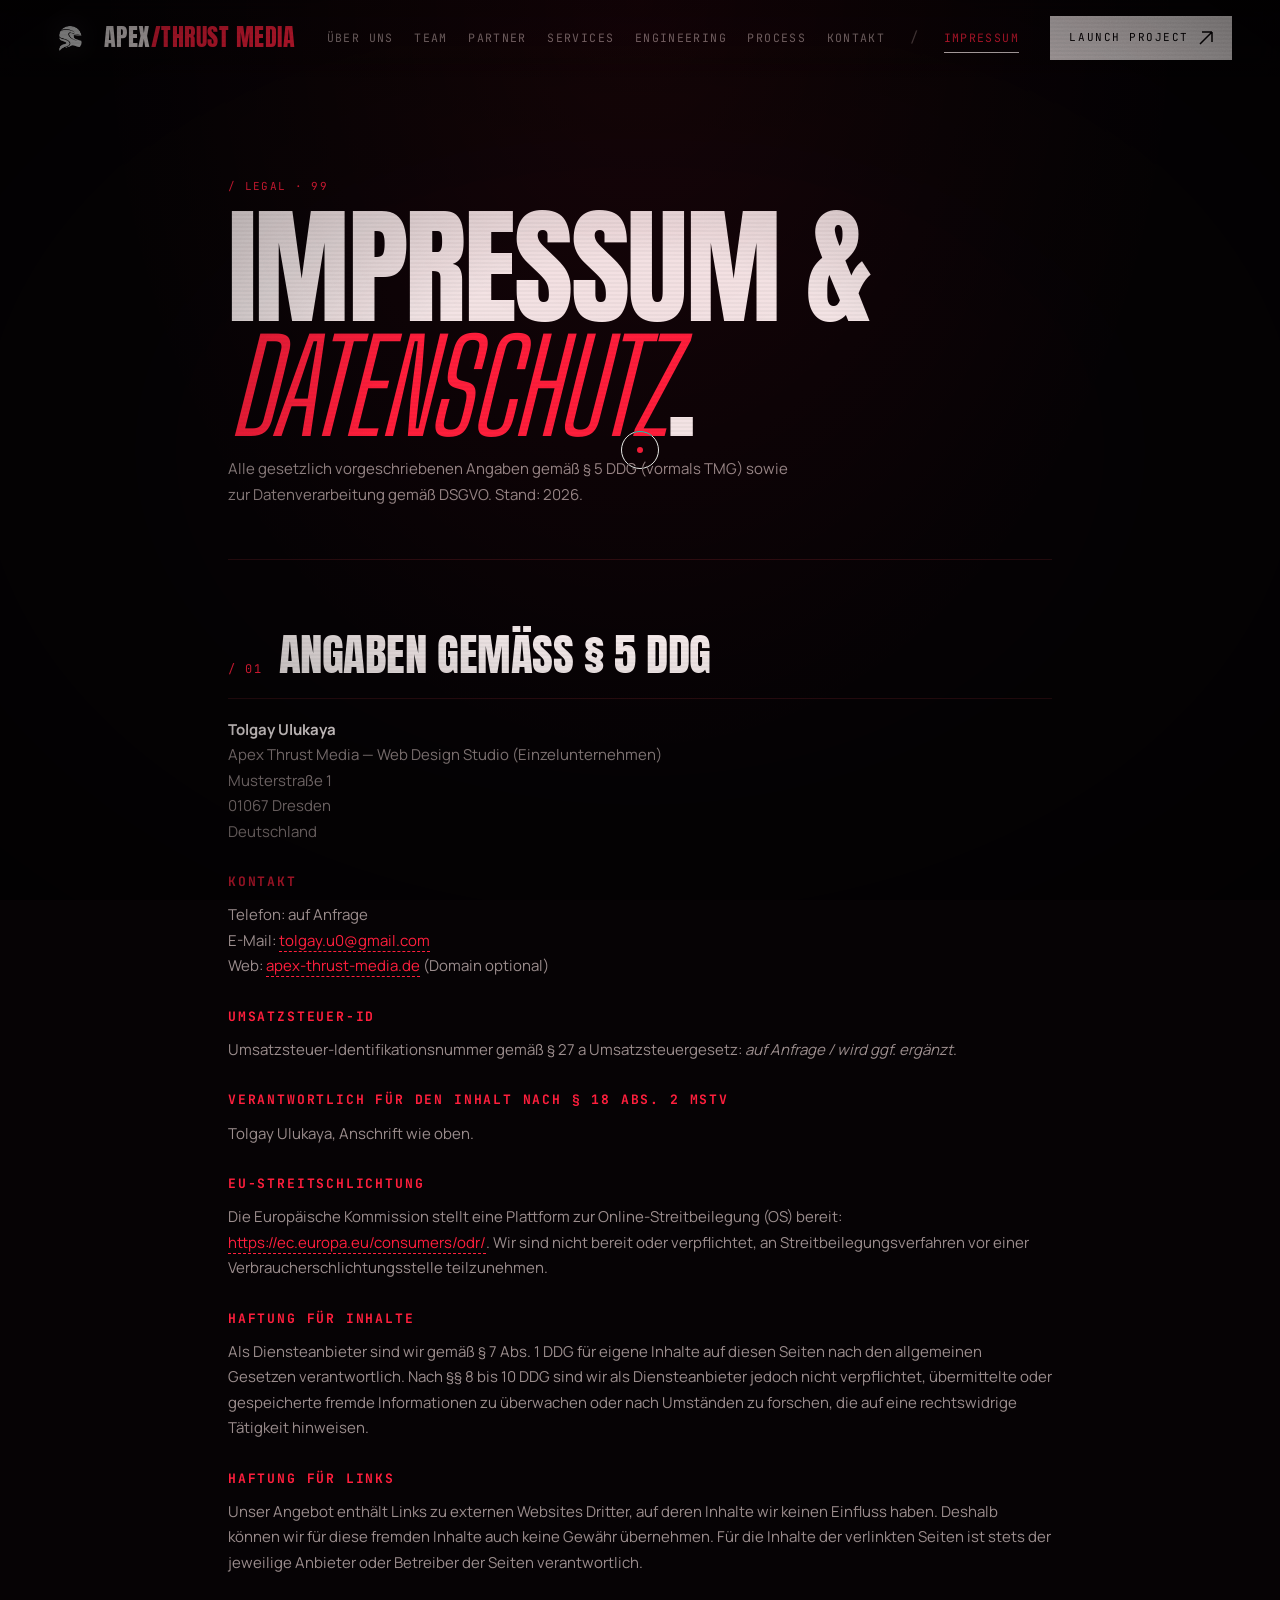
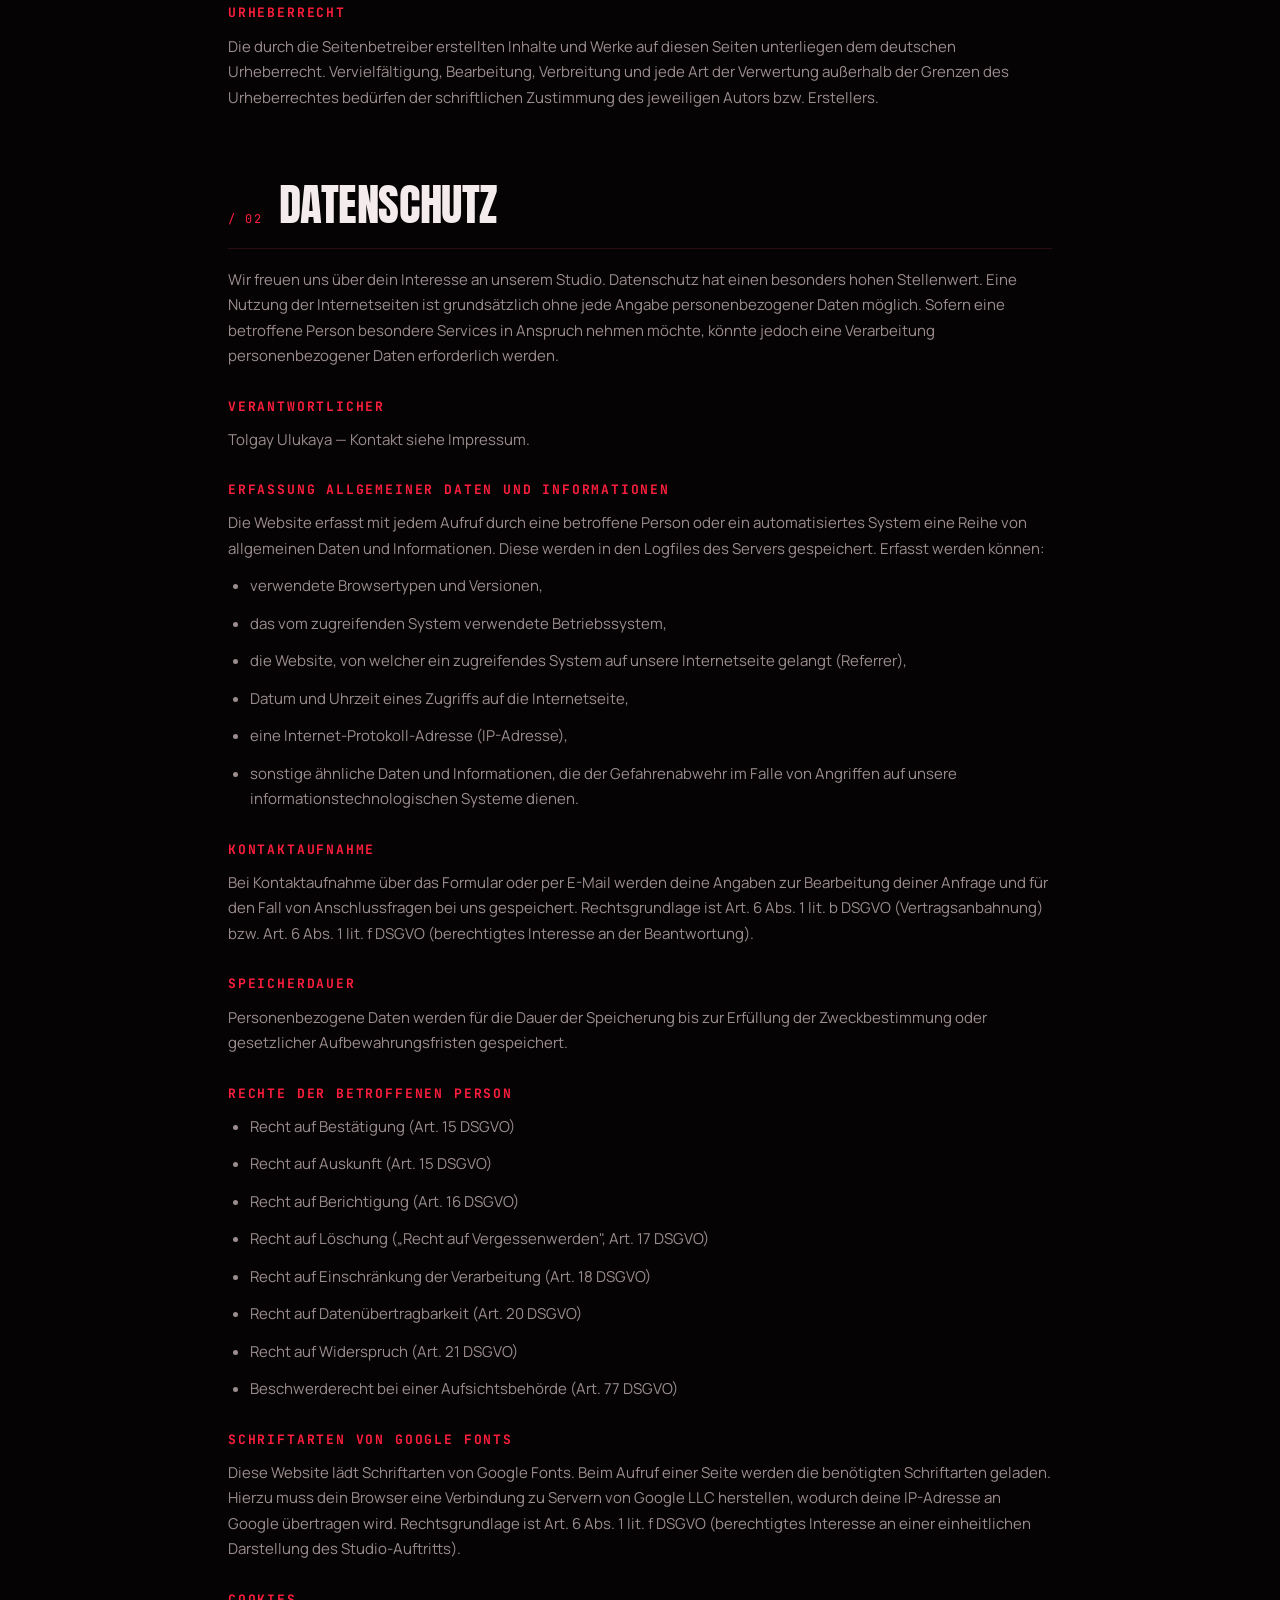
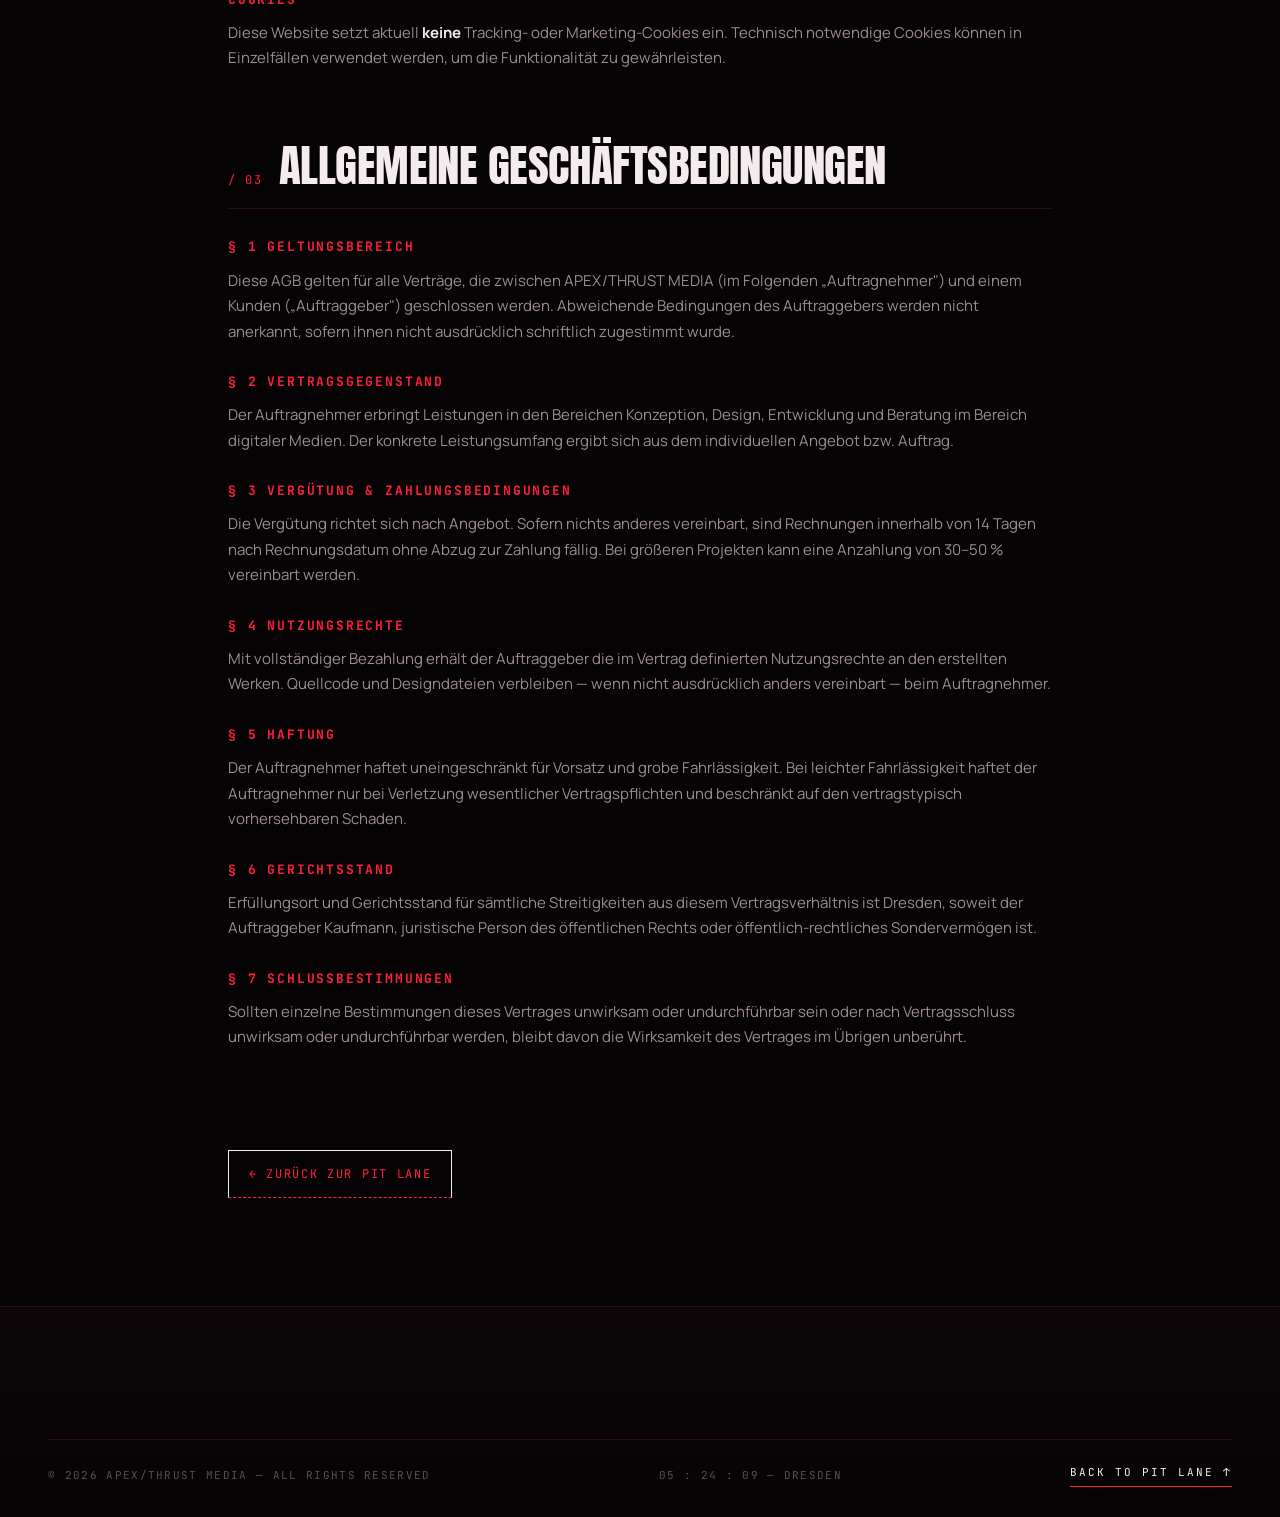
<file: impressum.html>
<!DOCTYPE html>
<html lang="de">
<head>
  <meta charset="UTF-8" />
  <meta name="viewport" content="width=device-width, initial-scale=1.0" />
  <title>Impressum & Datenschutz — APEX/THRUST MEDIA</title>
  <meta name="description" content="Impressum, Datenschutzerklärung und AGB von APEX/THRUST MEDIA — Web Design Studio von Tolgay Ulukaya, Dresden." />
  <meta name="robots" content="noindex" />
  <link rel="preconnect" href="https://fonts.googleapis.com" />
  <link rel="preconnect" href="https://fonts.gstatic.com" crossorigin />
  <link href="https://fonts.googleapis.com/css2?family=Anton&family=JetBrains+Mono:wght@300;400;700&family=Manrope:wght@300;400;500;700&family=Big+Shoulders+Display:wght@700;900&display=swap" rel="stylesheet" />
  <link rel="icon" type="image/png" href="assets/images/logo.png" />
  <link rel="alternate icon" type="image/svg+xml" href="assets/images/logo.svg" />
  <link rel="stylesheet" href="assets/css/style.css?v=20260526c" />
</head>
<body>
  <div class="noise" aria-hidden="true"></div>
  <div class="scanlines" aria-hidden="true"></div>
  <div class="vignette" aria-hidden="true"></div>

  <div class="cursor" aria-hidden="true">
    <div class="cursor__dot"></div>
    <div class="cursor__ring"></div>
  </div>

  <header class="nav is-scrolled" id="nav">
    <a href="index.html" class="nav__logo" aria-label="APEX/THRUST MEDIA — Startseite">
      <span class="nav__logo-mark" aria-hidden="true">
        <img src="assets/images/logo.png" alt="" onerror="this.onerror=null;this.src='assets/images/logo.svg'" />
      </span>
      <span class="nav__logo-text">APEX<span>/THRUST MEDIA</span></span>
    </a>
    <nav class="nav__links">
      <a href="about.html"     data-link>Über Uns</a>
      <a href="team.html"      data-link>Team</a>
      <a href="partner.html"   data-link>Partner</a>
      <a href="index.html#services"      data-link>Services</a>
      <a href="index.html#engineering"   data-link>Engineering</a>
      <a href="index.html#process"       data-link>Process</a>
      <a href="kontakt.html"   data-link>Kontakt</a>
      <span class="nav__sep" aria-hidden="true">/</span>
      <a href="impressum.html" data-link class="nav__sub is-active">Impressum</a>
    </nav>
    <a href="index.html#contact" class="nav__cta" data-magnetic>
      <span>Launch Project</span>
      <svg width="14" height="14" viewBox="0 0 14 14" fill="none"><path d="M1 13L13 1M13 1H3M13 1V11" stroke="currentColor" stroke-width="1.5"/></svg>
    </a>
  </header>

  <main class="legal">
    <header class="legal__hero">
      <span class="mono" style="color: var(--red);">/ LEGAL · 99</span>
      <h1>Impressum &amp; <em>Datenschutz</em>.</h1>
      <p>Alle gesetzlich vorgeschriebenen Angaben gemäß § 5 DDG (vormals TMG) sowie zur Datenverarbeitung gemäß DSGVO. Stand: 2026.</p>
    </header>

    <article id="impressum">
      <h2 data-num="/ 01">Angaben gemäß § 5 DDG</h2>
      <p>
        <strong>Tolgay Ulukaya</strong><br/>
        Apex Thrust Media — Web Design Studio (Einzelunternehmen)<br/>
        Musterstraße 1<br/>
        01067 Dresden<br/>
        Deutschland
      </p>

      <h3>Kontakt</h3>
      <p>
        Telefon: auf Anfrage<br/>
        E-Mail: <a href="mailto:tolgay.u0@gmail.com">tolgay.u0@gmail.com</a><br/>
        Web: <a href="/">apex-thrust-media.de</a> (Domain optional)
      </p>

      <h3>Umsatzsteuer-ID</h3>
      <p>
        Umsatzsteuer-Identifikationsnummer gemäß § 27 a Umsatzsteuergesetz: <em>auf Anfrage / wird ggf. ergänzt</em>.
      </p>

      <h3>Verantwortlich für den Inhalt nach § 18 Abs. 2 MStV</h3>
      <p>Tolgay Ulukaya, Anschrift wie oben.</p>

      <h3>EU-Streitschlichtung</h3>
      <p>
        Die Europäische Kommission stellt eine Plattform zur Online-Streitbeilegung (OS) bereit:
        <a href="https://ec.europa.eu/consumers/odr/" target="_blank" rel="noopener">https://ec.europa.eu/consumers/odr/</a>.
        Wir sind nicht bereit oder verpflichtet, an Streitbeilegungsverfahren vor einer Verbraucher­schlichtungs­stelle teilzunehmen.
      </p>

      <h3>Haftung für Inhalte</h3>
      <p>
        Als Diensteanbieter sind wir gemäß § 7 Abs. 1 DDG für eigene Inhalte auf diesen Seiten nach den allgemeinen Gesetzen verantwortlich.
        Nach §§ 8 bis 10 DDG sind wir als Diensteanbieter jedoch nicht verpflichtet, übermittelte oder gespeicherte fremde Informationen zu überwachen oder nach Umständen zu forschen, die auf eine rechtswidrige Tätigkeit hinweisen.
      </p>

      <h3>Haftung für Links</h3>
      <p>
        Unser Angebot enthält Links zu externen Websites Dritter, auf deren Inhalte wir keinen Einfluss haben.
        Deshalb können wir für diese fremden Inhalte auch keine Gewähr übernehmen. Für die Inhalte der verlinkten Seiten ist stets der jeweilige Anbieter oder Betreiber der Seiten verantwortlich.
      </p>

      <h3>Urheberrecht</h3>
      <p>
        Die durch die Seitenbetreiber erstellten Inhalte und Werke auf diesen Seiten unterliegen dem deutschen Urheberrecht.
        Vervielfältigung, Bearbeitung, Verbreitung und jede Art der Verwertung außerhalb der Grenzen des Urheberrechtes bedürfen der schriftlichen Zustimmung des jeweiligen Autors bzw. Erstellers.
      </p>
    </article>

    <article id="datenschutz">
      <h2 data-num="/ 02">Datenschutz</h2>
      <p>
        Wir freuen uns über dein Interesse an unserem Studio. Datenschutz hat einen besonders hohen Stellenwert.
        Eine Nutzung der Internetseiten ist grundsätzlich ohne jede Angabe personenbezogener Daten möglich.
        Sofern eine betroffene Person besondere Services in Anspruch nehmen möchte, könnte jedoch eine Verarbeitung personenbezogener Daten erforderlich werden.
      </p>

      <h3>Verantwortlicher</h3>
      <p>
        Tolgay Ulukaya — Kontakt siehe Impressum.
      </p>

      <h3>Erfassung allgemeiner Daten und Informationen</h3>
      <p>
        Die Website erfasst mit jedem Aufruf durch eine betroffene Person oder ein automatisiertes System eine Reihe von allgemeinen Daten und Informationen.
        Diese werden in den Logfiles des Servers gespeichert. Erfasst werden können:
      </p>
      <ul>
        <li>verwendete Browsertypen und Versionen,</li>
        <li>das vom zugreifenden System verwendete Betriebssystem,</li>
        <li>die Website, von welcher ein zugreifendes System auf unsere Internetseite gelangt (Referrer),</li>
        <li>Datum und Uhrzeit eines Zugriffs auf die Internetseite,</li>
        <li>eine Internet-Protokoll-Adresse (IP-Adresse),</li>
        <li>sonstige ähnliche Daten und Informationen, die der Gefahrenabwehr im Falle von Angriffen auf unsere informationstechnologischen Systeme dienen.</li>
      </ul>

      <h3>Kontaktaufnahme</h3>
      <p>
        Bei Kontaktaufnahme über das Formular oder per E-Mail werden deine Angaben zur Bearbeitung deiner Anfrage und für den Fall von Anschlussfragen bei uns gespeichert.
        Rechtsgrundlage ist Art. 6 Abs. 1 lit. b DSGVO (Vertragsanbahnung) bzw. Art. 6 Abs. 1 lit. f DSGVO (berechtigtes Interesse an der Beantwortung).
      </p>

      <h3>Speicherdauer</h3>
      <p>
        Personenbezogene Daten werden für die Dauer der Speicherung bis zur Erfüllung der Zweckbestimmung oder gesetzlicher Aufbewahrungsfristen gespeichert.
      </p>

      <h3>Rechte der betroffenen Person</h3>
      <ul>
        <li>Recht auf Bestätigung (Art. 15 DSGVO)</li>
        <li>Recht auf Auskunft (Art. 15 DSGVO)</li>
        <li>Recht auf Berichtigung (Art. 16 DSGVO)</li>
        <li>Recht auf Löschung („Recht auf Vergessenwerden", Art. 17 DSGVO)</li>
        <li>Recht auf Einschränkung der Verarbeitung (Art. 18 DSGVO)</li>
        <li>Recht auf Datenübertragbarkeit (Art. 20 DSGVO)</li>
        <li>Recht auf Widerspruch (Art. 21 DSGVO)</li>
        <li>Beschwerderecht bei einer Aufsichtsbehörde (Art. 77 DSGVO)</li>
      </ul>

      <h3>Schriftarten von Google Fonts</h3>
      <p>
        Diese Website lädt Schriftarten von Google Fonts. Beim Aufruf einer Seite werden die benötigten Schriftarten geladen.
        Hierzu muss dein Browser eine Verbindung zu Servern von Google LLC herstellen, wodurch deine IP-Adresse an Google übertragen wird.
        Rechtsgrundlage ist Art. 6 Abs. 1 lit. f DSGVO (berechtigtes Interesse an einer einheitlichen Darstellung des Studio-Auftritts).
      </p>

      <h3>Cookies</h3>
      <p>
        Diese Website setzt aktuell <strong>keine</strong> Tracking- oder Marketing-Cookies ein.
        Technisch notwendige Cookies können in Einzelfällen verwendet werden, um die Funktionalität zu gewährleisten.
      </p>
    </article>

    <article id="agb">
      <h2 data-num="/ 03">Allgemeine Geschäftsbedingungen</h2>
      <h3>§ 1 Geltungsbereich</h3>
      <p>
        Diese AGB gelten für alle Verträge, die zwischen APEX/THRUST MEDIA (im Folgenden „Auftragnehmer") und einem Kunden („Auftraggeber") geschlossen werden.
        Abweichende Bedingungen des Auftraggebers werden nicht anerkannt, sofern ihnen nicht ausdrücklich schriftlich zugestimmt wurde.
      </p>

      <h3>§ 2 Vertragsgegenstand</h3>
      <p>
        Der Auftragnehmer erbringt Leistungen in den Bereichen Konzeption, Design, Entwicklung und Beratung im Bereich digitaler Medien.
        Der konkrete Leistungsumfang ergibt sich aus dem individuellen Angebot bzw. Auftrag.
      </p>

      <h3>§ 3 Vergütung &amp; Zahlungsbedingungen</h3>
      <p>
        Die Vergütung richtet sich nach Angebot. Sofern nichts anderes vereinbart, sind Rechnungen innerhalb von 14 Tagen nach Rechnungsdatum ohne Abzug zur Zahlung fällig.
        Bei größeren Projekten kann eine Anzahlung von 30–50 % vereinbart werden.
      </p>

      <h3>§ 4 Nutzungsrechte</h3>
      <p>
        Mit vollständiger Bezahlung erhält der Auftraggeber die im Vertrag definierten Nutzungsrechte an den erstellten Werken. Quellcode und Designdateien verbleiben — wenn nicht ausdrücklich anders vereinbart — beim Auftragnehmer.
      </p>

      <h3>§ 5 Haftung</h3>
      <p>
        Der Auftragnehmer haftet uneingeschränkt für Vorsatz und grobe Fahrlässigkeit. Bei leichter Fahrlässigkeit haftet der Auftragnehmer nur bei Verletzung wesentlicher Vertragspflichten und beschränkt auf den vertragstypisch vorhersehbaren Schaden.
      </p>

      <h3>§ 6 Gerichtsstand</h3>
      <p>
        Erfüllungsort und Gerichtsstand für sämtliche Streitigkeiten aus diesem Vertragsverhältnis ist Dresden, soweit der Auftraggeber Kaufmann, juristische Person des öffentlichen Rechts oder öffentlich-rechtliches Sondervermögen ist.
      </p>

      <h3>§ 7 Schlussbestimmungen</h3>
      <p>
        Sollten einzelne Bestimmungen dieses Vertrages unwirksam oder undurchführbar sein oder nach Vertragsschluss unwirksam oder undurchführbar werden, bleibt davon die Wirksamkeit des Vertrages im Übrigen unberührt.
      </p>
    </article>

    <a href="index.html" class="legal__back" data-magnetic>
      ← Zurück zur Pit Lane
    </a>
  </main>

  <footer class="footer">
    <div class="footer__bottom">
      <span class="mono">© 2026 APEX/THRUST MEDIA — ALL RIGHTS RESERVED</span>
      <span class="mono" id="clock">— : — : —</span>
      <a href="index.html#top" class="footer__top-btn">BACK TO PIT LANE ↑</a>
    </div>
  </footer>

  <script src="assets/js/main.js?v=20260526c"></script>
</body>
</html>
</file>
<file: assets/css/style.css>
/* =========================================================
   REDLINE/STUDIO — Core Stylesheet
   Aggressive black/red/neon · racing-grade · brutalist
   ========================================================= */

:root {
  --bg: #060305;
  --bg-2: #0c0608;
  --bg-3: #150a0d;
  --ink: #f4ecec;
  --ink-dim: #9b8d8d;
  --ink-mute: #5a4e4f;
  --line: rgba(255, 60, 80, 0.15);
  --line-2: rgba(255, 255, 255, 0.07);
  --red: #ff1f3d;
  --red-2: #ff003c;
  --red-deep: #b3001b;
  --red-glow: 255, 31, 61;
  --rose: #ffd2d8;
  --cream: #f4ecec;
  --grid: rgba(255, 31, 61, 0.06);

  --font-display: "Anton", "Bebas Neue", "Impact", sans-serif;
  --font-display-2: "Big Shoulders Display", "Anton", sans-serif;
  --font-mono: "JetBrains Mono", "IBM Plex Mono", monospace;
  --font-body: "Manrope", "Helvetica Neue", sans-serif;

  --ease: cubic-bezier(0.7, 0, 0.2, 1);
  --ease-out: cubic-bezier(0.16, 1, 0.3, 1);
  --ease-power: cubic-bezier(0.85, 0, 0.15, 1);
}

* { box-sizing: border-box; margin: 0; padding: 0; }
*::selection { background: var(--red); color: #fff; text-shadow: none; }

html { scroll-behavior: smooth; }

html {
  /* Solid fallback before the video element loads. Painted FIRST in the stacking
     order, so .bg-scroll (z-index: -3) sits between this fallback and the body. */
  background: var(--bg);
  color: var(--ink);
  /* NOTE: do not use overflow-x: hidden on html — it breaks position: sticky.
     Horizontal overflow is clipped on body instead. */
}

/* Lenis smooth scroll — recommended setup */
html.lenis, html.lenis body { height: auto; }
.lenis.lenis-smooth { scroll-behavior: auto !important; }
.lenis.lenis-smooth [data-lenis-prevent] { overscroll-behavior: contain; }
.lenis.lenis-stopped { overflow: hidden; }
.lenis.lenis-smooth iframe { pointer-events: none; }

body {
  /* Body MUST stay transparent — a solid bg here would cover the scroll-video. */
  background: transparent;
  color: var(--ink);
  font-family: var(--font-body);
  font-weight: 400;
  font-size: 16px;
  line-height: 1.55;
  overflow-x: clip;
  -webkit-font-smoothing: antialiased;
  text-rendering: optimizeLegibility;
}

body { cursor: none; }
@media (hover: none) { body { cursor: auto; } .cursor { display: none; } }

img, svg, video { max-width: 100%; display: block; }
a { color: inherit; text-decoration: none; }
button { font: inherit; cursor: none; background: none; border: 0; color: inherit; }
input, textarea, select { font: inherit; color: inherit; }

/* =========================================================
   BACKGROUND SCROLL VIDEO
   ========================================================= */
.bg-scroll {
  position: fixed; inset: 0;
  z-index: -3;
  opacity: 0;
  pointer-events: none;
  transition: opacity 1.2s var(--ease-out);
  will-change: opacity;
}
.bg-scroll.is-active { opacity: 1; }
.bg-scroll__video {
  position: absolute; inset: 0;
  width: 100%; height: 100%;
  object-fit: cover;
  filter: contrast(1.15) saturate(1.4) brightness(1.0);
  transform: scale(1.05);
  will-change: transform;
}
.bg-scroll__canvas {
  position: absolute; inset: 0;
  width: 100%; height: 100%;
  object-fit: cover;
  filter: contrast(1.15) saturate(1.4) brightness(1.0);
  transform: scale(1.05);
  opacity: 0;
  transition: opacity 0.5s ease;
  will-change: opacity;
}
.bg-scroll.canvas-ready .bg-scroll__canvas { opacity: 1; }
.bg-scroll.canvas-ready .bg-scroll__video { opacity: 0; }
.bg-scroll__tint {
  position: absolute; inset: 0;
  background:
    radial-gradient(ellipse at 20% 30%, rgba(var(--red-glow), 0.22) 0%, transparent 60%),
    radial-gradient(ellipse at 80% 80%, rgba(var(--red-glow), 0.18) 0%, transparent 55%),
    linear-gradient(180deg, rgba(6, 3, 5, 0.15) 0%, rgba(6, 3, 5, 0.3) 100%);
}
.bg-scroll__grid {
  position: absolute; inset: 0;
  background-image:
    linear-gradient(to right, rgba(var(--red-glow), 0.05) 1px, transparent 1px),
    linear-gradient(to bottom, rgba(var(--red-glow), 0.05) 1px, transparent 1px);
  background-size: 80px 80px;
  mask-image: radial-gradient(ellipse at center, black 30%, transparent 90%);
  opacity: 0.5;
}

/* =========================================================
   OVERLAYS
   ========================================================= */
.noise {
  position: fixed; inset: 0; z-index: 9990;
  pointer-events: none; opacity: 0.07; mix-blend-mode: overlay;
  background-image: url("data:image/svg+xml;utf8,<svg xmlns='http://www.w3.org/2000/svg' width='200' height='200'><filter id='n'><feTurbulence type='fractalNoise' baseFrequency='0.85' numOctaves='2' stitchTiles='stitch'/><feColorMatrix values='0 0 0 0 0   0 0 0 0 0   0 0 0 0 0   0 0 0 0.9 0'/></filter><rect width='100%' height='100%' filter='url(%23n)'/></svg>");
  animation: noiseShift 0.6s steps(2) infinite;
}

@keyframes noiseShift {
  0%   { transform: translate(0, 0); }
  50%  { transform: translate(-3%, 2%); }
  100% { transform: translate(2%, -1%); }
}

.scanlines {
  position: fixed; inset: 0; z-index: 9991;
  pointer-events: none; opacity: 0.25;
  background: repeating-linear-gradient(
    to bottom,
    transparent 0px,
    transparent 2px,
    rgba(0, 0, 0, 0.25) 3px,
    transparent 4px
  );
  mix-blend-mode: multiply;
}

.vignette {
  position: fixed; inset: 0; z-index: 9989;
  pointer-events: none;
  background:
    radial-gradient(ellipse at 50% 50%, transparent 30%, rgba(0,0,0,0.55) 100%),
    radial-gradient(ellipse at 50% 0%, rgba(var(--red-glow), 0.08) 0%, transparent 60%);
}

/* =========================================================
   CUSTOM CURSOR
   ========================================================= */
.cursor {
  position: fixed; top: 0; left: 0; z-index: 9999;
  pointer-events: none;
  mix-blend-mode: difference;
}
.cursor__dot {
  position: fixed; top: 0; left: 0;
  width: 6px; height: 6px;
  background: var(--red);
  border-radius: 50%;
  transform: translate(-50%, -50%);
  transition: width 0.25s var(--ease), height 0.25s var(--ease), background 0.25s;
  will-change: transform;
}
.cursor__ring {
  position: fixed; top: 0; left: 0;
  width: 38px; height: 38px;
  border: 1.5px solid var(--ink);
  border-radius: 50%;
  transform: translate(-50%, -50%);
  transition: width 0.35s var(--ease-out), height 0.35s var(--ease-out), border-color 0.25s, background 0.25s;
  will-change: transform;
}
.cursor.is-hover .cursor__ring {
  width: 64px; height: 64px;
  background: rgba(255, 31, 61, 0.15);
  border-color: var(--red);
}
.cursor.is-hover .cursor__dot { width: 0; height: 0; }

/* =========================================================
   LOADER
   ========================================================= */
.loader {
  position: fixed; inset: 0; z-index: 10000;
  background: var(--bg);
  display: grid;
  grid-template-rows: 1fr auto auto;
  padding: clamp(20px, 4vw, 48px);
  transition: transform 1.2s var(--ease-power), opacity 0.6s 0.6s linear;
}
.loader.is-done { transform: translateY(-100%); opacity: 0; pointer-events: none; }
.loader__bar {
  align-self: end;
  width: 100%; height: 2px;
  background: rgba(255,255,255,0.07);
  overflow: hidden;
  position: relative;
}
.loader__bar span {
  display: block; width: 0%; height: 100%;
  background: var(--red);
  box-shadow: 0 0 30px rgba(var(--red-glow), 0.9);
  transition: width 0.15s linear;
}
.loader__meta {
  display: flex; justify-content: space-between;
  font-family: var(--font-mono); font-size: 12px;
  letter-spacing: 0.1em; color: var(--ink-dim);
  margin-top: 18px;
}
.loader__count {
  color: var(--red);
  text-shadow: 0 0 20px rgba(var(--red-glow), 0.7);
}
.loader__brand {
  margin-top: 40px;
  font-family: var(--font-display);
  font-size: clamp(48px, 11vw, 180px);
  letter-spacing: -0.02em;
  line-height: 0.9;
  color: var(--ink);
  border-top: 1px solid var(--line);
  padding-top: 24px;
}

/* =========================================================
   NAV — always-on subtle backdrop. Earlier versions used
   mix-blend-mode: difference, which collapsed the layout
   against the giant red "REDLINE" hero text. Removed.
   ========================================================= */
.nav {
  position: fixed; top: 0; left: 0; right: 0; z-index: 100;
  padding: 16px clamp(20px, 4vw, 48px);
  display: grid;
  grid-template-columns: auto 1fr auto;
  align-items: center;
  gap: 24px;
  background: linear-gradient(180deg, rgba(6, 3, 5, 0.85) 0%, rgba(6, 3, 5, 0.55) 100%);
  backdrop-filter: blur(14px) saturate(1.2);
  -webkit-backdrop-filter: blur(14px) saturate(1.2);
  border-bottom: 1px solid transparent;
  transition: background 0.35s, border-color 0.35s, padding 0.35s;
}
.nav.is-scrolled {
  background: rgba(6, 3, 5, 0.88);
  border-bottom-color: var(--line);
  padding: 12px clamp(20px, 4vw, 48px);
}
.nav__logo {
  display: flex; align-items: center; gap: 12px;
  font-family: var(--font-display);
  font-size: 24px;
  letter-spacing: 0.02em;
  text-transform: uppercase;
}
.nav__logo-mark {
  display: inline-flex; align-items: center; justify-content: center;
  width: 44px; height: 44px;
  transition: transform 0.4s var(--ease-out), filter 0.3s;
  /* The user's logo PNG is BLACK on TRANSPARENT.
     invert(1) flips the black pixels to white (alpha is preserved),
     giving us a clean white logo on the dark site without touching
     the original artwork. Red drop-shadow stays as on-brand glow. */
  filter:
    invert(1)
    drop-shadow(0 0 0 transparent)
    drop-shadow(0 0 14px rgba(255, 255, 255, 0.15));
}
.nav__logo-mark img,
.nav__logo-mark svg {
  width: 100%; height: 100%;
  display: block;
  object-fit: contain;
}
.nav__logo:hover .nav__logo-mark {
  transform: translateX(2px) rotate(-3deg);
  filter:
    invert(1)
    drop-shadow(0 0 0 transparent)
    drop-shadow(0 0 22px rgba(255, 255, 255, 0.3));
}
.nav__logo-text span { color: var(--red); }
.nav__links {
  display: flex; gap: clamp(14px, 1.6vw, 24px); justify-content: center;
  align-items: center;
  font-family: var(--font-mono); font-size: 11.5px;
  letter-spacing: 0.12em; text-transform: uppercase;
  flex-wrap: nowrap;
}
.nav__links a {
  position: relative; color: var(--ink-dim);
  transition: color 0.25s;
  white-space: nowrap;
}
.nav__links a:hover { color: var(--ink); }
.nav__links a::after {
  content: ""; position: absolute; left: 0; bottom: -6px;
  width: 0; height: 1px; background: var(--red);
  transition: width 0.35s var(--ease-out);
}
.nav__links a:hover::after { width: 100%; }
.nav__sep {
  color: var(--ink-mute);
  font-size: 14px;
  margin: 0 4px;
  user-select: none;
}
.nav__sub { color: var(--red) !important; }
.nav__sub::after { background: var(--ink) !important; }

/* active state for current page link */
.nav__links a.is-active {
  color: var(--ink);
}
.nav__links a.is-active::after {
  width: 100%;
  background: var(--red);
}

.nav__cta {
  display: inline-flex; align-items: center; gap: 10px;
  padding: 12px 18px;
  border: 1px solid var(--ink);
  font-family: var(--font-mono); font-size: 11px;
  letter-spacing: 0.14em; text-transform: uppercase;
  background: var(--ink); color: var(--bg);
  transition: background 0.3s, color 0.3s, box-shadow 0.3s;
}
.nav__cta:hover {
  background: var(--red); color: var(--ink); border-color: var(--red);
  box-shadow: 0 0 40px rgba(var(--red-glow), 0.5);
}

.nav__burger {
  display: none;
  width: 44px; height: 44px;
  position: relative;
  cursor: pointer;
  background: transparent; border: 0;
  padding: 0;
}
.nav__burger span {
  position: absolute; left: 8px;
  width: 28px; height: 2px;
  background: var(--ink);
  transition: transform 0.4s var(--ease-power), opacity 0.3s, background 0.3s;
  transform-origin: center;
}
.nav__burger span:nth-child(1) { top: 14px; }
.nav__burger span:nth-child(2) { top: 21px; width: 20px; background: var(--red); }
.nav__burger span:nth-child(3) { top: 28px; }
.nav__burger[aria-expanded="true"] span:nth-child(1) {
  top: 21px; transform: rotate(45deg);
  background: var(--red);
}
.nav__burger[aria-expanded="true"] span:nth-child(2) { opacity: 0; }
.nav__burger[aria-expanded="true"] span:nth-child(3) {
  top: 21px; transform: rotate(-45deg);
  background: var(--red);
}

@media (max-width: 900px) {
  .nav__links { display: none; }
  .nav__cta { display: none; }
  .nav__burger { display: block; justify-self: end; }
  /* logo gets the 1fr so the burger can stick to the right edge */
  .nav { grid-template-columns: 1fr auto; }
}

/* =========================================================
   MOBILE NAV OVERLAY
   ========================================================= */
.mobile-nav {
  position: fixed; inset: 0;
  z-index: 99;
  background: rgba(6, 3, 5, 0.96);
  backdrop-filter: blur(20px);
  padding: 100px clamp(24px, 6vw, 48px) clamp(24px, 6vw, 48px);
  display: flex; flex-direction: column;
  justify-content: space-between;
  opacity: 0;
  visibility: hidden;
  transform: translateY(-6%);
  transition: opacity 0.5s var(--ease-out),
              transform 0.5s var(--ease-out),
              visibility 0s 0.5s linear;
  overflow: hidden;
}
.mobile-nav.is-open {
  opacity: 1;
  visibility: visible;
  transform: translateY(0);
  transition: opacity 0.5s var(--ease-out),
              transform 0.5s var(--ease-out),
              visibility 0s linear;
}
.mobile-nav::before, .mobile-nav::after {
  content: "";
  position: absolute;
  pointer-events: none;
}
.mobile-nav::before {
  inset: 80px clamp(24px, 6vw, 48px) auto;
  height: 1px;
  background: var(--line);
}
.mobile-nav::after {
  background:
    radial-gradient(circle at 80% 20%, rgba(var(--red-glow), 0.18), transparent 50%),
    radial-gradient(circle at 20% 90%, rgba(var(--red-glow), 0.12), transparent 50%);
  inset: 0;
}

.mobile-nav__brand {
  --logo-accent: var(--red);
  position: relative;
  z-index: 2;
  color: var(--ink);
  width: 84px; height: 84px;
  margin-bottom: 24px;
  filter: drop-shadow(0 0 22px rgba(var(--red-glow), 0.55)) invert(1);
  opacity: 0;
  transform: scale(0.9);
  transition: opacity 0.5s var(--ease-out) 0.1s,
              transform 0.6s var(--ease-out) 0.1s;
}
.mobile-nav.is-open .mobile-nav__brand {
  opacity: 1; transform: scale(1);
}
.mobile-nav__brand img,
.mobile-nav__brand svg { width: 100%; height: 100%; display: block; object-fit: contain; }

.mobile-nav__links {
  display: flex; flex-direction: column;
  gap: 4px;
  position: relative;
  z-index: 2;
}
.mobile-nav__links a {
  display: block;
  padding: 14px 0;
  border-bottom: 1px solid var(--line);
  font-family: var(--font-display);
  font-size: clamp(36px, 10vw, 68px);
  line-height: 1;
  letter-spacing: -0.01em;
  text-transform: uppercase;
  color: var(--ink);
  font-weight: 400;
  opacity: 0;
  transform: translateX(-20px);
  transition: color 0.3s, padding-left 0.3s, opacity 0.5s, transform 0.5s;
}
.mobile-nav.is-open .mobile-nav__links a {
  opacity: 1; transform: translateX(0);
  transition-delay: calc(var(--i, 0) * 60ms + 200ms);
}
.mobile-nav__links a:hover, .mobile-nav__links a:active {
  color: var(--red);
  padding-left: 14px;
}
.mobile-nav__links a .mono {
  color: var(--red);
  font-size: 12px;
  letter-spacing: 0.18em;
}
.mobile-nav__links a em {
  font-family: var(--font-display-2);
  font-style: italic;
}
.mobile-nav__links a.mobile-nav__sub {
  margin-top: 14px;
  font-size: clamp(22px, 6vw, 36px);
  color: var(--red);
  border-top: 1px solid var(--line);
  padding-top: 18px;
}
.mobile-nav__links a.mobile-nav__sub .mono { color: var(--ink-dim); }
.mobile-nav__foot {
  display: flex; flex-direction: column; gap: 8px;
  border-top: 1px solid var(--line);
  padding-top: 18px;
  position: relative;
  z-index: 2;
}
.mobile-nav__foot .mono {
  color: var(--ink-dim);
  font-size: 12px;
  letter-spacing: 0.14em;
}
.mobile-nav__foot a.mono { color: var(--red); }

/* body lock when mobile nav open */
body.nav-open { overflow: hidden; }

/* =========================================================
   HERO
   ========================================================= */
.hero {
  position: relative;
  min-height: 100vh;
  min-height: 100svh; /* iOS Safari: account for browser chrome */
  display: grid;
  grid-template-rows: 1fr auto;
  overflow: hidden;
  isolation: isolate;
  padding-top: 80px;  /* reserve clear space for the fixed nav */
}
.hero__video {
  position: absolute; inset: 0;
  width: 100%; height: 100%;
  object-fit: cover;
  z-index: -2;
  filter: grayscale(0.4) contrast(1.05) brightness(0.6) saturate(1.4);
}
.hero__overlay {
  position: absolute; inset: 0; z-index: -1;
  background:
    radial-gradient(ellipse at 30% 50%, rgba(var(--red-glow), 0.25) 0%, transparent 50%),
    radial-gradient(ellipse at 70% 90%, rgba(var(--red-glow), 0.18) 0%, transparent 45%),
    linear-gradient(180deg, rgba(0,0,0,0.45) 0%, rgba(0,0,0,0.25) 40%, rgba(6,3,5,0.95) 100%);
}
.hero__grid {
  position: absolute; inset: 0; z-index: -1;
  background-image:
    linear-gradient(to right, var(--grid) 1px, transparent 1px),
    linear-gradient(to bottom, var(--grid) 1px, transparent 1px);
  background-size: 80px 80px;
  mask-image: radial-gradient(ellipse at center, black 30%, transparent 80%);
  opacity: 0.6;
}

.hero__corner {
  position: absolute;
  display: flex; flex-direction: column; gap: 4px;
  font-family: var(--font-mono); font-size: 11px;
  letter-spacing: 0.12em; color: var(--ink-dim);
  padding: clamp(20px, 4vw, 48px);
  z-index: 2;
}
.hero__corner em { color: var(--red); font-style: normal; }
.hero__corner--tl { top: 70px; left: 0; }
.hero__corner--tr { top: 70px; right: 0; text-align: right; align-items: flex-end; }
.hero__corner--bl { bottom: 70px; left: 0; }
.hero__corner--br { bottom: 70px; right: 0; text-align: right; align-items: flex-end; }
.hero__corner--br span:last-child {
  color: var(--red);
  animation: rec 1.6s steps(2) infinite;
}
@keyframes rec { 50% { opacity: 0.2; } }

.hero__content {
  align-self: end;
  padding: clamp(60px, 8vh, 120px) clamp(20px, 4vw, 48px);
  z-index: 2;
  display: flex; flex-direction: column; gap: 28px;
  max-width: 1500px;
}
.kicker {
  font-family: var(--font-mono); font-size: 11px;
  letter-spacing: 0.18em; color: var(--red);
  text-transform: uppercase;
  display: inline-flex; align-items: center; gap: 12px;
}
.hero__title {
  font-family: var(--font-display);
  font-size: clamp(56px, 11.5vw, 188px);
  line-height: 0.88;
  letter-spacing: -0.02em;
  text-transform: uppercase;
  font-weight: 400;
}
.hero__title .line {
  display: block;
  overflow: hidden;
}
.hero__title .word {
  display: inline-block;
  position: relative;
  transform: translateY(110%);
  transition: transform 1.2s var(--ease-power);
}
.is-loaded .hero__title .word { transform: translateY(0); }
.is-loaded .hero__title .line:nth-child(2) .word { transition-delay: 0.1s; }
.is-loaded .hero__title .line:nth-child(3) .word { transition-delay: 0.2s; }

.hero__title .italic { font-style: italic; font-family: var(--font-display-2); }
.hero__title .redline {
  color: var(--red);
  text-shadow:
    0 0 30px rgba(var(--red-glow), 0.5),
    0 0 60px rgba(var(--red-glow), 0.3);
}
.hero__title .small {
  font-family: var(--font-display-2);
  font-size: 0.55em;
  font-style: italic;
  color: var(--ink-dim);
  letter-spacing: 0;
}
.caret {
  display: inline-block; color: var(--red);
  animation: caret 1s steps(2) infinite;
}
@keyframes caret { 50% { opacity: 0; } }

.hero__sub {
  font-size: clamp(15px, 1.3vw, 19px);
  line-height: 1.5;
  max-width: 560px;
  color: var(--ink-dim);
}
.hero__sub strong { color: var(--red); font-weight: 700; }

.hero__cta { display: flex; gap: 14px; flex-wrap: wrap; }

.btn {
  display: inline-flex; align-items: center; gap: 14px;
  padding: 18px 28px;
  font-family: var(--font-mono); font-size: 12px;
  letter-spacing: 0.18em; text-transform: uppercase;
  border: 1px solid var(--ink);
  position: relative; overflow: hidden;
  transition: color 0.3s, border-color 0.3s, transform 0.4s var(--ease-out);
}
.btn::before {
  content: "";
  position: absolute; inset: 0; z-index: -1;
  background: var(--red);
  transform: translateY(101%);
  transition: transform 0.45s var(--ease-power);
}
.btn:hover::before { transform: translateY(0); }
.btn:hover { color: var(--ink); border-color: var(--red); box-shadow: 0 0 40px rgba(var(--red-glow), 0.4); }

.btn--primary {
  background: var(--ink); color: var(--bg);
  border-color: var(--ink);
}
.btn--primary:hover { color: var(--ink); }
.btn--ghost { color: var(--ink); border-color: rgba(255,255,255,0.4); }
.btn--block { width: 100%; justify-content: space-between; padding: 22px 28px; }

/* MARQUEE */
.marquee {
  position: relative;
  width: 100%; overflow: hidden;
  border-top: 1px solid var(--line);
  border-bottom: 1px solid var(--line);
  background: rgba(0,0,0,0.5);
  backdrop-filter: blur(6px);
  z-index: 3;
}
.marquee--hero { padding: 20px 0; }
.marquee__track {
  display: inline-flex; align-items: center; gap: 40px;
  white-space: nowrap;
  font-family: var(--font-display);
  font-size: clamp(20px, 2.6vw, 36px);
  text-transform: uppercase;
  letter-spacing: 0.02em;
  animation: marquee 30s linear infinite;
}
.marquee__track .dot { color: var(--red); }
@keyframes marquee { to { transform: translateX(-50%); } }

/* =========================================================
   SECTION HELPERS
   ========================================================= */
.section-head {
  display: flex; align-items: center; gap: 18px;
  padding: 18px 0;
  font-family: var(--font-mono); font-size: 11px;
  letter-spacing: 0.18em; color: var(--ink-dim);
  text-transform: uppercase;
}
.section-num {
  color: var(--red); font-weight: 700;
  padding: 6px 10px; border: 1px solid rgba(var(--red-glow), 0.3);
  background: rgba(var(--red-glow), 0.06);
}
.section-line { flex: 1; height: 1px; background: var(--line); }
.mono { font-family: var(--font-mono); letter-spacing: 0.12em; font-size: 11px; }

/* =========================================================
   MANIFESTO
   ========================================================= */
.manifesto {
  padding: clamp(80px, 12vh, 160px) clamp(20px, 4vw, 48px);
  position: relative;
  background:
    linear-gradient(180deg, rgba(6, 3, 5, 0.4) 0%, rgba(6, 3, 5, 0.1) 50%, rgba(6, 3, 5, 0.25) 100%);
  border-top: 1px solid var(--line);
}
.manifesto::before {
  content: ""; position: absolute; inset: 0; pointer-events: none;
  background-image:
    radial-gradient(ellipse at 0% 0%, rgba(var(--red-glow), 0.08) 0%, transparent 50%),
    radial-gradient(ellipse at 100% 100%, rgba(var(--red-glow), 0.05) 0%, transparent 40%);
}
.manifesto__grid {
  display: grid; grid-template-columns: 1.4fr 1fr;
  gap: clamp(40px, 6vw, 100px);
  margin-top: 40px;
  position: relative;
}

.manifesto__text h2 {
  font-family: var(--font-display);
  font-size: clamp(40px, 7vw, 110px);
  line-height: 0.95;
  letter-spacing: -0.02em;
  text-transform: uppercase;
  font-weight: 400;
}
.manifesto__text h2 span { display: block; }
.manifesto__text h2 em {
  color: var(--red); font-style: italic;
  font-family: var(--font-display-2);
}
.manifesto__text h2 s { color: var(--ink-mute); }
.reveal-text span {
  overflow: hidden;
  display: block;
}
.reveal-text span::after {
  content: ""; display: block; height: 1px; background: var(--line); margin-top: 6px;
}

.manifesto__lead {
  margin-top: 32px;
  font-size: clamp(15px, 1.2vw, 18px);
  color: var(--ink-dim);
  max-width: 540px;
  line-height: 1.6;
}

.manifesto__stats {
  display: grid; grid-template-columns: 1fr 1fr;
  gap: 24px;
  align-content: start;
}
.stat {
  border: 1px solid var(--line);
  background: linear-gradient(180deg, rgba(255,255,255,0.02), transparent);
  padding: 28px 24px;
  position: relative; overflow: hidden;
  transition: border-color 0.3s, background 0.3s, transform 0.4s var(--ease-out);
}
.stat::before {
  content: ""; position: absolute; top: 0; left: 0;
  width: 8px; height: 8px;
  border-top: 1px solid var(--red);
  border-left: 1px solid var(--red);
}
.stat::after {
  content: ""; position: absolute; bottom: 0; right: 0;
  width: 8px; height: 8px;
  border-bottom: 1px solid var(--red);
  border-right: 1px solid var(--red);
}
.stat:hover {
  border-color: rgba(var(--red-glow), 0.5);
  background: rgba(var(--red-glow), 0.04);
  transform: translateY(-3px);
}
.stat__num {
  font-family: var(--font-display);
  font-size: clamp(48px, 6vw, 90px);
  line-height: 1;
  color: var(--ink);
  letter-spacing: -0.02em;
  display: inline-block;
}
.stat__suffix {
  font-family: var(--font-display-2);
  font-size: clamp(28px, 3vw, 42px);
  font-style: italic;
  color: var(--red);
}
.stat__label {
  display: block; margin-top: 8px;
  font-family: var(--font-mono); font-size: 11px;
  letter-spacing: 0.14em; text-transform: uppercase;
  color: var(--ink-dim);
}

@media (max-width: 900px) {
  .manifesto__grid { grid-template-columns: 1fr; }
}

/* =========================================================
   SERVICES
   ========================================================= */
.services {
  padding: clamp(80px, 12vh, 160px) clamp(20px, 4vw, 48px);
  position: relative;
  background:
    linear-gradient(180deg, rgba(6, 3, 5, 0.3) 0%, rgba(6, 3, 5, 0.6) 30%, rgba(6, 3, 5, 0.78) 100%);
  border-top: 1px solid var(--line);
}
.services__title {
  font-family: var(--font-display);
  font-size: clamp(36px, 6vw, 90px);
  line-height: 0.95;
  letter-spacing: -0.02em;
  text-transform: uppercase;
  margin: 24px 0 60px;
  font-weight: 400;
}
.services__title em {
  font-family: var(--font-display-2);
  font-style: italic; color: var(--red);
}

.services__list {
  display: grid; grid-template-columns: repeat(2, 1fr);
  gap: 0;
  border: 1px solid var(--line);
}
.service {
  position: relative;
  padding: 40px;
  border-right: 1px solid var(--line);
  border-bottom: 1px solid var(--line);
  overflow: hidden;
  cursor: none;
  transition: background 0.35s var(--ease);
  isolation: isolate;
}
.service:nth-child(2n) { border-right: 0; }
.service:nth-last-child(-n+2) { border-bottom: 0; }
.service__glow {
  position: absolute; inset: 0; z-index: -1;
  background:
    radial-gradient(ellipse at var(--mx, 50%) var(--my, 50%), rgba(var(--red-glow), 0.18), transparent 50%);
  opacity: 0;
  transition: opacity 0.4s;
}
.service:hover .service__glow { opacity: 1; }
.service:hover { background: rgba(var(--red-glow), 0.04); }
.service::after {
  content: "→"; position: absolute; top: 32px; right: 32px;
  font-family: var(--font-display); font-size: 28px;
  color: var(--ink-mute);
  transform: rotate(-45deg);
  transition: color 0.3s, transform 0.4s var(--ease-out);
}
.service:hover::after { color: var(--red); transform: rotate(0deg) translateX(4px); }

.service__head {
  display: flex; justify-content: space-between; align-items: center;
  font-family: var(--font-mono); font-size: 11px;
  letter-spacing: 0.14em; color: var(--ink-dim);
  text-transform: uppercase;
  margin-bottom: 24px;
}
.service__num { color: var(--red); }
.service__tag {
  padding: 4px 8px;
  border: 1px solid var(--line);
}
.service__title {
  font-family: var(--font-display);
  font-size: clamp(40px, 5vw, 72px);
  line-height: 1;
  letter-spacing: -0.02em;
  text-transform: uppercase;
  font-weight: 400;
  margin-bottom: 16px;
}
.service__desc {
  color: var(--ink-dim);
  max-width: 480px;
  font-size: 15px; line-height: 1.6;
  margin-bottom: 28px;
}
.service__desc em { color: var(--red); font-style: italic; }
.service__items {
  list-style: none;
  display: flex; flex-wrap: wrap; gap: 8px;
}
.service__items li {
  padding: 6px 12px;
  border: 1px solid var(--line);
  font-family: var(--font-mono); font-size: 11px;
  letter-spacing: 0.1em;
  text-transform: uppercase;
  color: var(--ink-dim);
  transition: border-color 0.3s, color 0.3s;
}
.service:hover .service__items li {
  border-color: rgba(var(--red-glow), 0.4);
  color: var(--ink);
}

@media (max-width: 900px) {
  .services__list { grid-template-columns: 1fr; }
  .service { border-right: 0 !important; }
  .service:nth-last-child(2) { border-bottom: 1px solid var(--line); }
}

/* =========================================================
   ENGINEERING — KINETIC TYPOGRAPHY + COLOR-PLAY
   3 phases pinned for 300vh, crossfading on scroll.
   Layered color treatments tint the bg-scroll video.
   ========================================================= */
.engineering {
  position: relative;
  min-height: 320vh;
  background: transparent;
  border-top: 1px solid var(--line);
  border-bottom: 1px solid var(--line);
}
.engineering__inner {
  position: sticky; top: 0;
  height: 100vh;
  display: grid;
  grid-template-rows: auto 1fr auto;
  padding: clamp(60px, 8vh, 120px) clamp(20px, 4vw, 48px) clamp(40px, 6vh, 80px);
  overflow: hidden;
  isolation: isolate;
}

/* ---- color treatment layers (cover the section, blend with video) ---- */
.treatment {
  position: absolute; inset: 0;
  pointer-events: none;
  z-index: 0;
  will-change: opacity, transform, filter;
}
.treatment--burn {
  background: radial-gradient(ellipse 80% 60% at 50% 60%,
                              rgba(var(--red-glow), 0.65) 0%,
                              rgba(var(--red-glow), 0.25) 40%,
                              transparent 75%);
  mix-blend-mode: overlay;
  opacity: 0.9;
}
.treatment--cool {
  background:
    linear-gradient(135deg, rgba(8, 12, 24, 0.55) 0%, rgba(0, 0, 0, 0.0) 50%, rgba(60, 6, 14, 0.5) 100%);
  mix-blend-mode: multiply;
  opacity: 0;
}
.treatment--strobe {
  background:
    repeating-linear-gradient(180deg,
      transparent 0,
      transparent 6px,
      rgba(255, 31, 61, 0.18) 6px,
      rgba(255, 31, 61, 0.18) 7px);
  mix-blend-mode: screen;
  opacity: 0;
}
.treatment--vignette {
  background:
    radial-gradient(ellipse at center, transparent 35%, rgba(0,0,0,0.8) 100%);
  mix-blend-mode: multiply;
  opacity: 0.7;
}

/* ---- HUD corners ---- */
.engineering__corner {
  position: absolute;
  display: flex; flex-direction: column; gap: 4px;
  font-family: var(--font-mono); font-size: 11px;
  letter-spacing: 0.14em; color: var(--ink-dim);
  padding: clamp(20px, 4vw, 48px);
  z-index: 3;
  pointer-events: none;
}
.engineering__corner em { color: var(--red); font-style: normal; }
.engineering__corner--tl { top: 0; left: 0; }
.engineering__corner--tr { top: 0; right: 0; text-align: right; align-items: flex-end; }

.engineering__head {
  display: flex; align-items: center; gap: 18px;
  font-family: var(--font-mono); font-size: 11px;
  color: var(--ink-dim);
  text-transform: uppercase; letter-spacing: 0.18em;
  z-index: 2;
  position: relative;
}

/* ---- phases container — stacked, only one visible ---- */
.phases {
  position: relative;
  align-self: center;
  width: 100%;
  z-index: 2;
}
.phase {
  position: absolute;
  inset: 0;
  display: flex; flex-direction: column;
  gap: 18px;
  opacity: 0;
  visibility: hidden;
  transform: translateY(60px) scale(0.96);
  transition: opacity 0.5s var(--ease-out),
              transform 0.6s var(--ease-out),
              visibility 0s 0.5s linear;
}
.phase.is-active {
  opacity: 1;
  visibility: visible;
  transform: translateY(0) scale(1);
  transition: opacity 0.6s var(--ease-out),
              transform 0.7s var(--ease-out),
              visibility 0s linear;
}
/* phase 1 stays in the flow to set the phases container height */
.phase[data-phase="1"] { position: relative; }

.phase__num {
  color: var(--red);
  text-shadow: 0 0 14px rgba(var(--red-glow), 0.6);
}

.phase__title {
  font-family: var(--font-display);
  font-size: clamp(54px, 12vw, 180px);
  line-height: 0.86;
  letter-spacing: -0.02em;
  text-transform: uppercase;
  font-weight: 400;
  text-shadow: 0 6px 40px rgba(0, 0, 0, 0.75);
}
.phase__title .line {
  display: block;
  overflow: hidden;
  padding: 0.18em 0 0.1em;  /* room for diacritics (Ü, Ö) + descenders */
}
.phase__title .italic {
  font-family: var(--font-display-2);
  font-style: italic;
}
.phase__title .word {
  display: inline-block;
  vertical-align: bottom;
}
.phase__title .word.red {
  color: var(--red);
  text-shadow: 0 0 44px rgba(var(--red-glow), 0.7),
               0 6px 40px rgba(0, 0, 0, 0.7);
}
/* per-char span used by JS for stagger */
.phase__title .char {
  display: inline-block;
  transform: translateY(110%);
  will-change: transform;
}
.phase.is-active .phase__title .char {
  animation: charRise 0.9s var(--ease-power) forwards;
}
.phase.is-active .phase__title .line:nth-child(2) .char {
  animation-delay: calc(var(--i, 0) * 28ms + 120ms);
}
.phase.is-active .phase__title .line:nth-child(1) .char {
  animation-delay: calc(var(--i, 0) * 28ms);
}
@keyframes charRise {
  0%   { transform: translateY(110%) rotate(8deg); }
  60%  { transform: translateY(-4%) rotate(0deg); }
  100% { transform: translateY(0) rotate(0); }
}

.phase__lead {
  max-width: 580px;
  color: var(--ink-dim);
  font-size: clamp(15px, 1.25vw, 19px);
  line-height: 1.6;
  text-shadow: 0 2px 16px rgba(0, 0, 0, 0.7);
}
.phase__lead em {
  color: var(--red);
  font-style: italic;
  font-family: var(--font-display-2);
  font-size: 1.05em;
  letter-spacing: 0.005em;
}

.engineering__legend {
  display: flex; gap: 32px; flex-wrap: wrap;
  font-family: var(--font-mono); font-size: 11px;
  letter-spacing: 0.18em; color: var(--ink-dim);
  text-transform: uppercase;
  border-top: 1px solid var(--line);
  padding-top: 18px;
  z-index: 2;
  position: relative;
}
.engineering__legend .mono { color: var(--ink); }

@media (max-width: 900px) {
  .engineering { min-height: 280vh; }
  .phase__title { font-size: clamp(40px, 14vw, 100px); }
}

/* =========================================================
   PROCESS
   ========================================================= */
.process {
  padding: clamp(80px, 12vh, 160px) clamp(20px, 4vw, 48px);
  background:
    linear-gradient(180deg, rgba(6, 3, 5, 0.25) 0%, rgba(6, 3, 5, 0.6) 35%, rgba(6, 3, 5, 0.8) 100%);
  border-top: 1px solid var(--line);
  position: relative;
  overflow: hidden;
}
.process::before {
  content: ""; position: absolute; inset: 0;
  background:
    radial-gradient(circle at 80% 20%, rgba(var(--red-glow), 0.06), transparent 45%);
  pointer-events: none;
}
.process__title {
  font-family: var(--font-display);
  font-size: clamp(36px, 6vw, 90px);
  line-height: 0.95;
  letter-spacing: -0.02em;
  text-transform: uppercase;
  margin: 24px 0 80px;
  font-weight: 400;
}
.process__title em {
  font-family: var(--font-display-2);
  font-style: italic; color: var(--red);
}

.process__track {
  position: relative;
  display: flex; flex-direction: column;
  gap: 60px;
  padding-left: 80px;
}
.process__line {
  position: absolute;
  left: 30px; top: 10px; bottom: 10px;
  width: 1px;
  background: linear-gradient(180deg, var(--red), rgba(var(--red-glow), 0.1));
  box-shadow: 0 0 18px rgba(var(--red-glow), 0.6);
}
.process__line::before, .process__line::after {
  content: ""; position: absolute; left: -3px;
  width: 7px; height: 7px;
  background: var(--red);
  border-radius: 50%;
  box-shadow: 0 0 16px var(--red);
}
.process__line::before { top: -4px; }
.process__line::after { bottom: -4px; }

.step {
  display: grid; grid-template-columns: 60px 1fr;
  gap: 40px; align-items: start;
  opacity: 0; transform: translateX(-30px);
  transition: opacity 0.7s var(--ease-out), transform 0.7s var(--ease-out);
}
.step.is-in { opacity: 1; transform: translateX(0); }

.step__index {
  position: absolute; left: 0;
  width: 60px; height: 60px;
  display: grid; place-items: center;
  background: var(--bg);
  border: 1px solid var(--red);
  border-radius: 50%;
  font-family: var(--font-display);
  font-size: 22px;
  color: var(--red);
  margin-left: 0;
  transform: translateX(-22px);
  box-shadow: 0 0 24px rgba(var(--red-glow), 0.4), inset 0 0 12px rgba(var(--red-glow), 0.2);
}
.step__num { line-height: 1; }
.step__pulse {
  position: absolute; inset: -2px;
  border: 1px solid var(--red);
  border-radius: 50%;
  animation: pulse 2s infinite;
}
@keyframes pulse {
  0% { transform: scale(1); opacity: 1; }
  100% { transform: scale(1.8); opacity: 0; }
}

.step__content {
  grid-column: 2;
  border: 1px solid var(--line);
  padding: 28px 32px;
  background: rgba(0,0,0,0.3);
  position: relative;
  transition: border-color 0.3s, background 0.3s;
}
.step:hover .step__content {
  border-color: rgba(var(--red-glow), 0.4);
  background: rgba(var(--red-glow), 0.04);
}
.step__content::before {
  content: ""; position: absolute; left: -8px; top: 30px;
  width: 8px; height: 8px;
  background: var(--red);
  transform: rotate(45deg);
  box-shadow: 0 0 12px var(--red);
}
.step__label {
  color: var(--red);
  display: block; margin-bottom: 6px;
}
.step h3 {
  font-family: var(--font-display);
  font-size: clamp(28px, 3vw, 44px);
  line-height: 1; letter-spacing: -0.01em;
  text-transform: uppercase;
  font-weight: 400;
  margin-bottom: 12px;
}
.step p { color: var(--ink-dim); max-width: 560px; line-height: 1.6; }
.step__time {
  display: inline-block; margin-top: 16px;
  padding: 4px 10px;
  border: 1px solid var(--line);
  color: var(--ink-dim);
}

/* =========================================================
   WORK
   ========================================================= */
.work {
  padding: clamp(80px, 12vh, 160px) clamp(20px, 4vw, 48px);
  background:
    linear-gradient(180deg, rgba(6, 3, 5, 0.3) 0%, rgba(6, 3, 5, 0.65) 40%, rgba(6, 3, 5, 0.82) 100%);
  border-top: 1px solid var(--line);
  position: relative;
}
.work__title {
  font-family: var(--font-display);
  font-size: clamp(36px, 6vw, 90px);
  line-height: 0.95;
  letter-spacing: -0.02em;
  text-transform: uppercase;
  margin: 24px 0 60px;
  font-weight: 400;
}
.work__title em {
  font-family: var(--font-display-2);
  font-style: italic; color: var(--red);
}

.work__grid {
  display: grid;
  grid-template-columns: repeat(12, 1fr);
  gap: 24px;
}
.case {
  grid-column: span 6;
  position: relative;
  cursor: none;
}
.case--large { grid-column: span 7; }
.case--large + .case { grid-column: span 5; }
.case--large + .case + .case { grid-column: span 5; }
.case--wide  { grid-column: span 12; }

.case__media {
  position: relative;
  aspect-ratio: 16/10;
  overflow: hidden;
  border: 1px solid var(--line);
  background: var(--bg);
  margin-bottom: 16px;
}
.case--large .case__media { aspect-ratio: 16/11; }
.case--wide .case__media { aspect-ratio: 21/9; }

.case__visual {
  position: absolute; inset: 0;
  transition: transform 0.8s var(--ease-out), filter 0.6s;
  filter: saturate(1.1);
}
.case:hover .case__visual { transform: scale(1.05); filter: saturate(1.3) brightness(1.1); }

.case__visual--01 {
  background:
    radial-gradient(ellipse at 50% 55%, rgba(var(--red-glow), 0.7) 0%, transparent 50%),
    radial-gradient(ellipse at 80% 90%, rgba(var(--red-glow), 0.55) 0%, transparent 35%),
    linear-gradient(135deg, #2a0610 0%, #1a0408 40%, #0a0203 100%);
}
.case__visual--01::after {
  content: ""; position: absolute; inset: 0;
  background:
    repeating-linear-gradient(135deg, transparent 0 6px, rgba(255,255,255,0.05) 6px 7px),
    radial-gradient(circle at 30% 80%, rgba(255, 80, 100, 0.7), transparent 35%);
  mix-blend-mode: screen;
}
.case__visual--02 {
  background:
    linear-gradient(180deg, #1a0408 0%, #2a0610 50%, #1a0408 100%),
    repeating-linear-gradient(0deg, rgba(var(--red-glow), 0.18) 0 1px, transparent 1px 22px);
}
.case__visual--02::after {
  content: "01010111 01001000 \A 01000001 01010100 \A 01001100 01001001 \A 01010110 01000101"; white-space: pre;
  position: absolute; top: 24px; left: 24px;
  font-family: var(--font-mono); font-size: 12px;
  color: rgba(255, 100, 120, 0.85); letter-spacing: 0.1em;
  line-height: 1.6;
  text-shadow: 0 0 12px rgba(var(--red-glow), 0.6);
}
.case__visual--03 {
  background:
    radial-gradient(circle at 50% 50%, rgba(var(--red-glow), 0.8) 0%, transparent 35%),
    conic-gradient(from 180deg at 50% 50%, #1a0408, #3a0612, #1a0408, #3a0612, #1a0408);
}
.case__visual--03::after {
  content: ""; position: absolute; inset: 30% 35%;
  border: 1px solid rgba(255, 255, 255, 0.4);
  border-radius: 50%;
  box-shadow: 0 0 40px rgba(var(--red-glow), 0.6), inset 0 0 30px rgba(var(--red-glow), 0.4);
}
.case__visual--04 {
  background:
    linear-gradient(135deg, #0a0203 0%, #1a0408 50%, #0a0203 100%),
    radial-gradient(ellipse at 80% 50%, rgba(var(--red-glow), 0.5), transparent 45%),
    radial-gradient(ellipse at 20% 50%, rgba(var(--red-glow), 0.35), transparent 40%);
}
.case__visual--04::before {
  content: ""; position: absolute; inset: 25% 30%;
  border: 1.5px solid rgba(255, 60, 80, 0.6);
  transform: skewX(-18deg);
  box-shadow: inset 0 0 80px rgba(var(--red-glow), 0.5), 0 0 40px rgba(var(--red-glow), 0.3);
}
.case__visual--04::after {
  content: ""; position: absolute; inset: 0;
  background: repeating-linear-gradient(45deg, transparent 0 14px, rgba(255,255,255,0.03) 14px 16px);
}

.case__corners span {
  position: absolute; width: 18px; height: 18px;
  border-color: var(--red);
}
.case__corners span:nth-child(1) { top: 8px; left: 8px; border-top: 1px solid; border-left: 1px solid; }
.case__corners span:nth-child(2) { top: 8px; right: 8px; border-top: 1px solid; border-right: 1px solid; }
.case__corners span:nth-child(3) { bottom: 8px; left: 8px; border-bottom: 1px solid; border-left: 1px solid; }
.case__corners span:nth-child(4) { bottom: 8px; right: 8px; border-bottom: 1px solid; border-right: 1px solid; }

.case__meta {
  display: flex; justify-content: space-between;
  font-family: var(--font-mono); font-size: 11px;
  color: var(--ink-dim); letter-spacing: 0.14em;
  margin-bottom: 8px;
}
.case__meta .mono:first-child { color: var(--red); }

.case__name {
  font-family: var(--font-display);
  font-size: clamp(26px, 3vw, 44px);
  line-height: 1; letter-spacing: -0.01em;
  text-transform: uppercase;
  font-weight: 400;
  margin-bottom: 6px;
}
.case__cat {
  color: var(--ink-dim);
  font-size: 14px;
  margin-bottom: 16px;
}
.case__cta {
  display: inline-flex; align-items: center; gap: 8px;
  font-family: var(--font-mono); font-size: 12px;
  letter-spacing: 0.14em; text-transform: uppercase;
  color: var(--red);
  transition: gap 0.3s var(--ease-out);
}
.case__cta em { font-style: italic; }
.case:hover .case__cta { gap: 18px; }

@media (max-width: 900px) {
  .work__grid { grid-template-columns: 1fr; }
  .case, .case--large, .case--wide { grid-column: span 1; grid-row: span 1; }
}

/* =========================================================
   BIG MARQUEE
   ========================================================= */
.big-marquee {
  padding: 40px 0;
  background: var(--red);
  color: var(--bg);
  overflow: hidden;
  position: relative;
}
.big-marquee::before, .big-marquee::after {
  content: ""; position: absolute; left: 0; right: 0; height: 2px;
  background: var(--bg);
}
.big-marquee::before { top: 0; }
.big-marquee::after { bottom: 0; }
.marquee__track--xl {
  font-family: var(--font-display);
  font-size: clamp(60px, 12vw, 180px);
  letter-spacing: -0.02em;
  font-weight: 400;
  animation-duration: 35s;
}
.marquee__track--xl .outline {
  -webkit-text-stroke: 2px var(--bg);
  color: transparent;
}
.marquee__track--xl .circle {
  font-size: 0.6em;
  vertical-align: middle;
  display: inline-block;
  transform: translateY(-0.15em);
}

/* =========================================================
   CONTACT
   ========================================================= */
.contact {
  padding: clamp(80px, 12vh, 160px) clamp(20px, 4vw, 48px);
  background:
    linear-gradient(180deg, rgba(6, 3, 5, 0.4) 0%, rgba(6, 3, 5, 0.85) 60%, rgba(6, 3, 5, 0.95) 100%);
  position: relative;
  overflow: hidden;
}
.contact__bg {
  position: absolute; inset: 0;
  background:
    radial-gradient(circle at 80% 30%, rgba(var(--red-glow), 0.18), transparent 40%),
    radial-gradient(circle at 20% 80%, rgba(var(--red-glow), 0.12), transparent 45%);
  pointer-events: none;
}
.contact__grid {
  display: grid; grid-template-columns: 1fr 1.2fr;
  gap: clamp(40px, 6vw, 100px);
  margin-top: 40px;
  position: relative;
}

.contact__title {
  font-family: var(--font-display);
  font-size: clamp(54px, 9vw, 150px);
  line-height: 0.9;
  letter-spacing: -0.02em;
  text-transform: uppercase;
  font-weight: 400;
}
.contact__title em {
  font-family: var(--font-display-2);
  font-style: italic;
  color: var(--ink-dim);
}
.contact__title .redline {
  color: var(--red);
  text-shadow: 0 0 32px rgba(var(--red-glow), 0.6);
}
.contact__lead {
  color: var(--ink-dim); max-width: 460px;
  margin-top: 24px; line-height: 1.6;
}

.contact__details {
  margin-top: 40px;
  display: flex; flex-direction: column; gap: 0;
  border-top: 1px solid var(--line);
}
.contact__line {
  display: flex; align-items: center; gap: 24px;
  padding: 22px 0;
  border-bottom: 1px solid var(--line);
  font-family: var(--font-body);
  transition: padding-left 0.4s var(--ease-out), color 0.3s;
  position: relative;
}
.contact__line .mono { color: var(--red); min-width: 80px; }
.contact__line:hover { padding-left: 20px; color: var(--ink); }
.contact__line::after {
  content: "→"; position: absolute; right: 10px;
  opacity: 0; transform: translateX(-10px);
  transition: opacity 0.3s, transform 0.4s var(--ease-out);
  color: var(--red);
}
.contact__line:hover::after { opacity: 1; transform: translateX(0); }

/* FORM */
.contact__form {
  display: flex; flex-direction: column; gap: 22px;
  padding: 36px;
  border: 1px solid var(--line);
  background: rgba(0,0,0,0.4);
  backdrop-filter: blur(8px);
  position: relative;
}
.contact__form::before, .contact__form::after {
  content: ""; position: absolute;
  width: 14px; height: 14px;
  border-color: var(--red);
}
.contact__form::before {
  top: -1px; left: -1px;
  border-top: 1px solid; border-left: 1px solid;
}
.contact__form::after {
  bottom: -1px; right: -1px;
  border-bottom: 1px solid; border-right: 1px solid;
}

.form-row { display: grid; grid-template-columns: 1fr 1fr; gap: 22px; }

.field { display: flex; flex-direction: column; position: relative; }
.field__label {
  color: var(--red);
  margin-bottom: 8px;
}
.field input, .field textarea {
  background: transparent;
  border: 0;
  border-bottom: 1px solid var(--line-2);
  padding: 14px 0;
  font-family: var(--font-body);
  font-size: 15px;
  color: var(--ink);
  outline: none;
  transition: border-color 0.3s;
  width: 100%;
  resize: vertical;
}
.field textarea { line-height: 1.5; }
.field input::placeholder, .field textarea::placeholder {
  color: var(--ink-mute);
  font-style: italic;
}
.field__bar {
  position: absolute; bottom: 0; left: 0;
  width: 0; height: 1px;
  background: var(--red);
  box-shadow: 0 0 14px rgba(var(--red-glow), 0.7);
  transition: width 0.5s var(--ease-out);
}
.field input:focus ~ .field__bar,
.field textarea:focus ~ .field__bar { width: 100%; }
.field input:focus, .field textarea:focus { border-bottom-color: transparent; }

.field--chips { border: 0; }
.chips { display: flex; flex-wrap: wrap; gap: 8px; }
.chip {
  position: relative;
  display: inline-flex;
  cursor: none;
}
.chip input {
  position: absolute; opacity: 0;
}
.chip span {
  display: inline-block;
  padding: 8px 14px;
  border: 1px solid var(--line);
  font-family: var(--font-mono); font-size: 11px;
  letter-spacing: 0.12em; text-transform: uppercase;
  color: var(--ink-dim);
  transition: border-color 0.3s, color 0.3s, background 0.3s;
}
.chip:hover span { border-color: var(--ink-dim); color: var(--ink); }
.chip input:checked ~ span {
  border-color: var(--red);
  color: var(--ink);
  background: rgba(var(--red-glow), 0.15);
  box-shadow: 0 0 18px rgba(var(--red-glow), 0.3);
}

.consent {
  display: grid; grid-template-columns: 18px 1fr; gap: 14px;
  align-items: start;
  font-size: 13px;
  color: var(--ink-dim);
  cursor: none;
}
.consent input { accent-color: var(--red); margin-top: 2px; }
.consent a { color: var(--red); border-bottom: 1px dashed currentColor; }

.form-status {
  font-family: var(--font-mono); font-size: 12px;
  letter-spacing: 0.12em; min-height: 18px;
  color: var(--ink-dim);
}
.form-status.is-ok { color: #6dffa8; }
.form-status.is-err { color: var(--red); }

@media (max-width: 900px) {
  .contact__grid { grid-template-columns: 1fr; }
  .form-row { grid-template-columns: 1fr; }
}

/* =========================================================
   FOOTER
   ========================================================= */
.footer {
  background: linear-gradient(180deg, var(--bg-2) 0%, var(--bg) 100%);
  border-top: 1px solid var(--line);
  padding: clamp(60px, 8vh, 100px) clamp(20px, 4vw, 48px) 30px;
  position: relative;
  overflow: hidden;
}
.footer__top {
  border-bottom: 1px solid var(--line);
  padding-bottom: 40px; margin-bottom: 40px;
}
.footer__giant {
  font-family: var(--font-display);
  /* Brand is longer than 'APEX/STUDIO' — cap font lower so the
     wordmark fits as a single nowrap line, but stays huge. */
  font-size: clamp(40px, 10.5vw, 200px);
  line-height: 0.85;
  letter-spacing: -0.03em;
  text-transform: uppercase;
  font-weight: 400;
  white-space: nowrap;
}
.footer__giant .dot { color: var(--red); animation: blink 1.4s steps(2) infinite; }
@keyframes blink { 50% { opacity: 0.3; } }

.footer__grid {
  display: grid; grid-template-columns: repeat(4, 1fr);
  gap: 32px;
}
.footer__col { display: flex; flex-direction: column; gap: 8px; font-size: 14px; }
.footer__col .mono { color: var(--red); margin-bottom: 8px; }
.footer__col a {
  color: var(--ink-dim);
  transition: color 0.3s, padding-left 0.3s;
  width: max-content;
}
.footer__col a:hover { color: var(--red); padding-left: 6px; }
.footer__col p { color: var(--ink-dim); line-height: 1.6; }

.footer__bottom {
  margin-top: 60px;
  display: flex; justify-content: space-between; align-items: center;
  flex-wrap: wrap; gap: 16px;
  padding-top: 24px;
  border-top: 1px solid var(--line);
}
.footer__bottom .mono { color: var(--ink-mute); }
.footer__top-btn {
  font-family: var(--font-mono); font-size: 11px;
  letter-spacing: 0.18em;
  color: var(--ink); border-bottom: 1px solid var(--red);
  padding-bottom: 4px;
  transition: color 0.3s;
}
.footer__top-btn:hover { color: var(--red); }

@media (max-width: 900px) {
  .footer__grid { grid-template-columns: 1fr 1fr; }
}

/* =========================================================
   REVEAL ANIMATIONS
   ========================================================= */
.reveal { opacity: 0; transform: translateY(40px); transition: opacity 1s var(--ease-out), transform 1s var(--ease-out); }
.reveal.is-in { opacity: 1; transform: translateY(0); }

/* SCROLL APPEAR FOR STAT CARDS */
[data-service], [data-case] {
  opacity: 0; transform: translateY(40px);
  transition: opacity 0.9s var(--ease-out), transform 0.9s var(--ease-out);
}
[data-service].is-in, [data-case].is-in { opacity: 1; transform: translateY(0); }

/* =========================================================
   GLITCH FOR TITLES
   ========================================================= */
.word[data-text]:hover {
  position: relative;
  animation: glitchOnce 0.6s steps(2) 1;
}
@keyframes glitchOnce {
  0% { text-shadow: 2px 0 var(--red), -2px 0 #00fff7; }
  50% { text-shadow: -2px 0 var(--red), 2px 0 #00fff7; }
  100% { text-shadow: none; }
}

/* =========================================================
   IMPRESSUM PAGE
   ========================================================= */
.legal {
  max-width: 920px;
  margin: 0 auto;
  padding: calc(100px + clamp(40px, 8vh, 100px)) clamp(20px, 4vw, 48px) clamp(80px, 12vh, 160px);
}
.legal__hero {
  border-bottom: 1px solid var(--line);
  padding-bottom: 40px;
  margin-bottom: 60px;
}
.legal__hero h1 {
  font-family: var(--font-display);
  font-size: clamp(54px, 10vw, 140px);
  line-height: 0.9; letter-spacing: -0.02em;
  text-transform: uppercase; font-weight: 400;
  margin: 12px 0;
}
.legal__hero h1 em {
  font-family: var(--font-display-2);
  font-style: italic; color: var(--red);
}
.legal__hero p { color: var(--ink-dim); max-width: 580px; }

.legal article {
  margin-bottom: 60px;
  scroll-margin-top: 100px;
}
.legal h2 {
  font-family: var(--font-display);
  font-size: clamp(28px, 3.5vw, 48px);
  text-transform: uppercase; letter-spacing: -0.01em;
  font-weight: 400;
  margin-bottom: 18px;
  padding-bottom: 8px;
  border-bottom: 1px solid var(--line);
  display: flex; align-items: baseline; gap: 16px;
}
.legal h2::before {
  content: attr(data-num);
  font-family: var(--font-mono);
  font-size: 12px;
  color: var(--red);
  letter-spacing: 0.14em;
}
.legal h3 {
  font-family: var(--font-mono);
  font-size: 13px;
  letter-spacing: 0.14em;
  text-transform: uppercase;
  color: var(--red);
  margin: 28px 0 10px;
}
.legal p, .legal li {
  color: var(--ink-dim);
  font-size: 15px;
  line-height: 1.7;
  margin-bottom: 12px;
}
.legal ul { padding-left: 22px; }
.legal a { color: var(--red); border-bottom: 1px dashed currentColor; }
.legal strong { color: var(--ink); font-weight: 700; }
.legal__back {
  display: inline-flex; align-items: center; gap: 10px;
  margin-top: 40px;
  font-family: var(--font-mono);
  font-size: 12px; letter-spacing: 0.14em;
  text-transform: uppercase;
  border: 1px solid var(--ink);
  padding: 14px 20px;
  transition: background 0.3s, color 0.3s;
}
.legal__back:hover { background: var(--red); color: var(--ink); border-color: var(--red); }

/* =========================================================
   MOBILE — global responsive tuning
   Philosophy: cut secondary HUD/decoration, keep typography +
   the bg video. Less is more on a 6-inch screen.
   ========================================================= */
@media (max-width: 900px) {
  /* HIDE non-essential decoration on phones */
  .scanlines { opacity: 0.12; }            /* keep but quieter */
  .hero__grid { display: none; }           /* gridlines feel busy here */
  .hero__corner--tl,
  .hero__corner--tr,
  .hero__corner--bl { display: none; }     /* keep only BR (scroll + rec) */
  .hero__corner--br { bottom: 84px; right: 16px; }
  .hero__corner--br .mono { font-size: 9.5px; letter-spacing: 0.16em; }

  /* Engineering: hide HUD corners on mobile — text is the star */
  .engineering__corner { display: none; }

  /* HERO — tighter typography */
  .hero { min-height: 92vh; }
  .hero__content {
    padding: clamp(48px, 6vh, 72px) 20px clamp(28px, 4vh, 48px);
    gap: 20px;
  }
  .hero__title { font-size: clamp(56px, 17vw, 110px); }
  .hero__sub { font-size: 14px; max-width: none; }
  .hero__sub strong { display: inline; }
  .hero__cta { gap: 10px; }
  .btn { padding: 14px 18px; font-size: 11px; }
  .kicker { font-size: 10px; letter-spacing: 0.16em; }

  /* MARQUEES — smaller, fewer items via .hide-mobile */
  .marquee__track { font-size: 20px; gap: 24px; }
  .marquee__track--xl { font-size: clamp(48px, 16vw, 90px); }
  .big-marquee { padding: 22px 0; }

  /* SECTION HEADS — wrap properly */
  .section-head { padding: 12px 0; flex-wrap: wrap; gap: 12px; }
  .section-line { display: none; }         /* drop the divider line on mobile */

  /* SECTION CHROME */
  .manifesto, .services, .process, .work, .contact {
    padding: clamp(56px, 9vh, 96px) 20px;
  }

  /* MANIFESTO — single column, simpler stats */
  .manifesto__grid { gap: 32px; }
  .manifesto__text h2 { font-size: clamp(34px, 10vw, 60px); }
  .manifesto__lead { font-size: 14px; margin-top: 18px; }
  .manifesto__stats { grid-template-columns: 1fr 1fr; gap: 10px; }
  .stat { padding: 16px 14px; }
  .stat::before, .stat::after { width: 6px; height: 6px; }
  .stat__num { font-size: clamp(34px, 11vw, 58px); }
  .stat__suffix { font-size: clamp(18px, 5.5vw, 28px); }
  .stat__label { font-size: 9.5px; letter-spacing: 0.12em; }

  /* SERVICES — compact cards, items pills hidden */
  .services__title { font-size: clamp(32px, 9vw, 56px); margin: 14px 0 24px; }
  .service { padding: 22px 20px; }
  .service__title { font-size: clamp(30px, 9vw, 52px); }
  .service__desc { font-size: 13.5px; margin-bottom: 0; }
  .service__items { display: none; }       /* hide tag pills — too dense */
  .service::after { top: 18px; right: 18px; font-size: 22px; }

  /* ENGINEERING — phases */
  .engineering { min-height: 220vh; }
  .engineering__inner { padding: 72px 20px 48px; }
  .engineering__head { font-size: 10px; gap: 10px; }
  .phase { gap: 12px; }
  .phase__num { font-size: 10px; }
  .phase__title { font-size: clamp(40px, 13vw, 88px); line-height: 0.9; }
  .phase__lead { font-size: 14px; max-width: none; }
  .engineering__legend { font-size: 10px; gap: 14px; padding-top: 10px; }

  /* PROCESS — tighter, fewer details */
  .process__title { font-size: clamp(32px, 9vw, 56px); margin: 14px 0 40px; }
  .process__track { padding-left: 50px; gap: 28px; }
  .process__line { left: 20px; }
  .step__index {
    width: 40px; height: 40px;
    font-size: 14px;
    transform: translateX(-20px);
  }
  .step__content { padding: 16px; }
  .step__content::before { left: -6px; width: 6px; height: 6px; top: 22px; }
  .step__label { font-size: 9.5px; }
  .step h3 { font-size: clamp(22px, 7vw, 32px); margin-bottom: 8px; }
  .step p { font-size: 13.5px; }
  .step__time { font-size: 10px; margin-top: 10px; }

  /* WORK */
  .work__title { font-size: clamp(32px, 9vw, 56px); margin: 14px 0 24px; }
  .work__grid { gap: 14px; }
  .case__media { aspect-ratio: 16/10 !important; margin-bottom: 12px; }
  .case__corners span { width: 14px; height: 14px; }
  .case__name { font-size: clamp(24px, 8vw, 38px); }
  .case__cat { font-size: 13px; }

  /* CONTACT — drop secondary contact lines on small phones,
     keep just MAIL */
  .contact__title { font-size: clamp(40px, 13vw, 80px); }
  .contact__lead { font-size: 14px; margin-top: 16px; }
  .contact__details { margin-top: 24px; }
  .contact__line { padding: 14px 0; gap: 12px; }
  .contact__line .mono { font-size: 10px; min-width: 50px; }
  .contact__form { padding: 22px 16px; gap: 18px; }
  .field input, .field textarea { font-size: 14px; padding: 12px 0; }
  .chip span { font-size: 10px; padding: 7px 10px; letter-spacing: 0.1em; }
  .consent { font-size: 12px; gap: 10px; }
  .form-status { font-size: 11px; }

  /* FOOTER */
  .footer { padding: 56px 20px 24px; }
  .footer__top { padding-bottom: 28px; margin-bottom: 28px; }
  .footer__giant { font-size: clamp(28px, 10vw, 90px); }
  .footer__grid { grid-template-columns: 1fr 1fr; gap: 22px; }
  .footer__col { font-size: 13px; }
  .footer__bottom {
    flex-direction: column; align-items: flex-start;
    gap: 10px; margin-top: 32px;
  }
  .footer__bottom .mono { font-size: 10px; }

  /* IMPRESSUM */
  .legal { padding-top: 110px; }
  .legal__hero h1 { font-size: clamp(40px, 12vw, 84px); }
  .legal h2 { font-size: clamp(22px, 5.5vw, 32px); flex-wrap: wrap; gap: 10px; }
  .legal p, .legal li { font-size: 14px; }
  .legal article { margin-bottom: 44px; }
}

/* small phones — drop one more layer */
@media (max-width: 480px) {
  .manifesto__stats { grid-template-columns: 1fr; }   /* 1 col stat */
  .contact__line:nth-child(3),                        /* hide CALL line */
  .contact__line:nth-child(4) { display: none; }      /* hide STUDIO line */
  .nav__logo-text span { display: none; }             /* drop /STUDIO suffix */
  .hero__title { font-size: clamp(48px, 18vw, 84px); }
  .hero__sub { font-size: 13px; }
  .nav { padding: 12px 18px; }
  .nav__logo { font-size: 17px; gap: 10px; }
  .nav__logo-mark { width: 32px; height: 32px; }
  .footer__grid { grid-template-columns: 1fr; }       /* 1 col footer */
  .marquee__track { font-size: 17px; gap: 18px; }
  .marquee__track--xl { font-size: clamp(40px, 17vw, 78px); }
  .phase__lead em { font-size: 1em; }                 /* italic doesn't blow up */
}

/* =========================================================
   SUBPAGES — shared layout for about / team / partner / kontakt
   ========================================================= */
.page {
  padding: calc(80px + clamp(40px, 8vh, 100px)) clamp(20px, 4vw, 48px) clamp(60px, 10vh, 140px);
  max-width: 1400px;
  margin: 0 auto;
  position: relative;
}
.page-hero {
  border-bottom: 1px solid var(--line);
  padding-bottom: clamp(40px, 6vh, 80px);
  margin-bottom: clamp(40px, 6vh, 80px);
  position: relative;
}
.page-hero__kicker {
  font-family: var(--font-mono);
  font-size: 11px; letter-spacing: 0.18em;
  text-transform: uppercase;
  color: var(--red);
  display: inline-flex; align-items: center; gap: 12px;
  margin-bottom: 16px;
}
.page-hero__title {
  font-family: var(--font-display);
  font-size: clamp(48px, 11vw, 168px);
  line-height: 0.9;
  letter-spacing: -0.02em;
  text-transform: uppercase;
  font-weight: 400;
  margin: 8px 0 16px;
}
.page-hero__title em {
  font-family: var(--font-display-2);
  font-style: italic;
  color: var(--red);
  text-shadow: 0 0 36px rgba(var(--red-glow), 0.6);
}
.page-hero__lead {
  font-size: clamp(15px, 1.3vw, 19px);
  line-height: 1.6;
  color: var(--ink-dim);
  max-width: 720px;
}
.page-hero__lead em { color: var(--red); font-style: italic; }

/* Article block: one column of content with optional sidebar */
.page-section {
  margin-bottom: clamp(60px, 9vh, 120px);
}
.page-section__head {
  display: flex; align-items: baseline; gap: 16px;
  margin-bottom: 28px;
  font-family: var(--font-mono); font-size: 11px;
  letter-spacing: 0.18em; color: var(--ink-dim);
  text-transform: uppercase;
}
.page-section__head .num { color: var(--red); }
.page-section__head .line {
  flex: 1; height: 1px; background: var(--line);
}
.page-section h2 {
  font-family: var(--font-display);
  font-size: clamp(32px, 5.5vw, 76px);
  line-height: 0.95;
  letter-spacing: -0.01em;
  text-transform: uppercase;
  font-weight: 400;
  margin-bottom: 18px;
}
.page-section h2 em {
  font-family: var(--font-display-2);
  font-style: italic;
  color: var(--red);
}
.page-section p {
  color: var(--ink-dim);
  font-size: clamp(14px, 1vw, 17px);
  line-height: 1.7;
  max-width: 700px;
  margin-bottom: 14px;
}
.page-section p em { color: var(--red); font-style: italic; }
.page-section p strong { color: var(--ink); font-weight: 700; }

/* Two-column layout */
.page-grid {
  display: grid;
  grid-template-columns: 1fr 1.4fr;
  gap: clamp(32px, 5vw, 80px);
}
.page-grid__meta {
  font-family: var(--font-mono);
  font-size: 12px;
  letter-spacing: 0.14em;
  color: var(--ink-dim);
}
.page-grid__meta dt {
  color: var(--red);
  margin-bottom: 4px;
  text-transform: uppercase;
}
.page-grid__meta dd { margin-bottom: 18px; }

/* TEAM cards */
.team-grid {
  display: grid;
  grid-template-columns: repeat(auto-fill, minmax(280px, 1fr));
  gap: 24px;
}
.team-card {
  border: 1px solid var(--line);
  padding: 28px;
  position: relative;
  background: linear-gradient(180deg, rgba(255,255,255,0.02), transparent);
  transition: border-color 0.3s, background 0.3s, transform 0.4s var(--ease-out);
}
.team-card::before, .team-card::after {
  content: ""; position: absolute;
  width: 10px; height: 10px;
  border-color: var(--red);
}
.team-card::before {
  top: 0; left: 0;
  border-top: 1px solid; border-left: 1px solid;
}
.team-card::after {
  bottom: 0; right: 0;
  border-bottom: 1px solid; border-right: 1px solid;
}
.team-card:hover {
  border-color: rgba(var(--red-glow), 0.5);
  background: rgba(var(--red-glow), 0.05);
  transform: translateY(-4px);
}
.team-card__role {
  font-family: var(--font-mono); font-size: 11px;
  letter-spacing: 0.14em; text-transform: uppercase;
  color: var(--red);
  margin-bottom: 14px;
  display: block;
}
.team-card__name {
  font-family: var(--font-display);
  font-size: clamp(28px, 3vw, 42px);
  line-height: 1;
  letter-spacing: -0.01em;
  text-transform: uppercase;
  font-weight: 400;
  margin-bottom: 12px;
}
.team-card__bio {
  color: var(--ink-dim);
  font-size: 14px;
  line-height: 1.6;
  margin-bottom: 18px;
}
.team-card__skills {
  display: flex; flex-wrap: wrap; gap: 6px;
}
.team-card__skills span {
  padding: 4px 9px;
  border: 1px solid var(--line);
  font-family: var(--font-mono);
  font-size: 10px;
  letter-spacing: 0.1em;
  text-transform: uppercase;
  color: var(--ink-dim);
}
.team-card--open {
  border-style: dashed;
  border-color: rgba(var(--red-glow), 0.35);
  display: flex; flex-direction: column;
  justify-content: center; align-items: flex-start;
  min-height: 220px;
}
.team-card--open .team-card__name { color: var(--ink-dim); }

/* PARTNER list */
.partner-grid {
  display: grid;
  grid-template-columns: repeat(auto-fill, minmax(220px, 1fr));
  gap: 16px;
}
.partner-card {
  display: flex; flex-direction: column;
  gap: 6px;
  border: 1px solid var(--line);
  padding: 22px 20px;
  position: relative;
  transition: border-color 0.3s, background 0.3s;
}
.partner-card:hover {
  border-color: rgba(var(--red-glow), 0.5);
  background: rgba(var(--red-glow), 0.04);
}
.partner-card__cat {
  font-family: var(--font-mono); font-size: 10px;
  letter-spacing: 0.16em; text-transform: uppercase;
  color: var(--red);
}
.partner-card__name {
  font-family: var(--font-display);
  font-size: clamp(22px, 2.4vw, 32px);
  line-height: 1; letter-spacing: -0.01em;
  text-transform: uppercase;
  font-weight: 400;
}
.partner-card__desc {
  color: var(--ink-dim);
  font-size: 13px; line-height: 1.5;
  margin-top: 8px;
}

/* KONTAKT page map */
.map-wrap {
  position: relative;
  border: 1px solid var(--line);
  overflow: hidden;
  min-height: 380px;
  background: var(--bg-2);
}
.map-wrap::before, .map-wrap::after {
  content: ""; position: absolute;
  width: 14px; height: 14px;
  border-color: var(--red);
  z-index: 2;
  pointer-events: none;
}
.map-wrap::before {
  top: -1px; left: -1px;
  border-top: 1px solid; border-left: 1px solid;
}
.map-wrap::after {
  bottom: -1px; right: -1px;
  border-bottom: 1px solid; border-right: 1px solid;
}
.map-wrap iframe {
  width: 100%; height: 100%;
  min-height: 380px;
  border: 0;
  display: block;
  /* Recolor Google's bright map to fit the dark site without
     needing a paid API key */
  filter: invert(0.92) hue-rotate(180deg) saturate(0.7) brightness(0.9) contrast(1.05);
}
.map-meta {
  display: grid; grid-template-columns: 1fr 1fr;
  gap: 24px;
  margin-top: 24px;
  padding-top: 24px;
  border-top: 1px solid var(--line);
  font-family: var(--font-mono);
  font-size: 12px; letter-spacing: 0.12em;
}
.map-meta dt {
  color: var(--red);
  text-transform: uppercase;
  margin-bottom: 6px;
}
.map-meta dd {
  color: var(--ink);
  line-height: 1.5;
}

@media (max-width: 900px) {
  .page-grid { grid-template-columns: 1fr; }
  .map-meta { grid-template-columns: 1fr; }
  .team-grid { grid-template-columns: 1fr; }
}

/* =========================================================
   ACCESSIBILITY / MOTION
   ========================================================= */
@media (prefers-reduced-motion: reduce) {
  *, *::before, *::after {
    animation-duration: 0.001ms !important;
    animation-iteration-count: 1 !important;
    transition-duration: 0.001ms !important;
  }
  .marquee__track { animation: none; }
}
</file>
